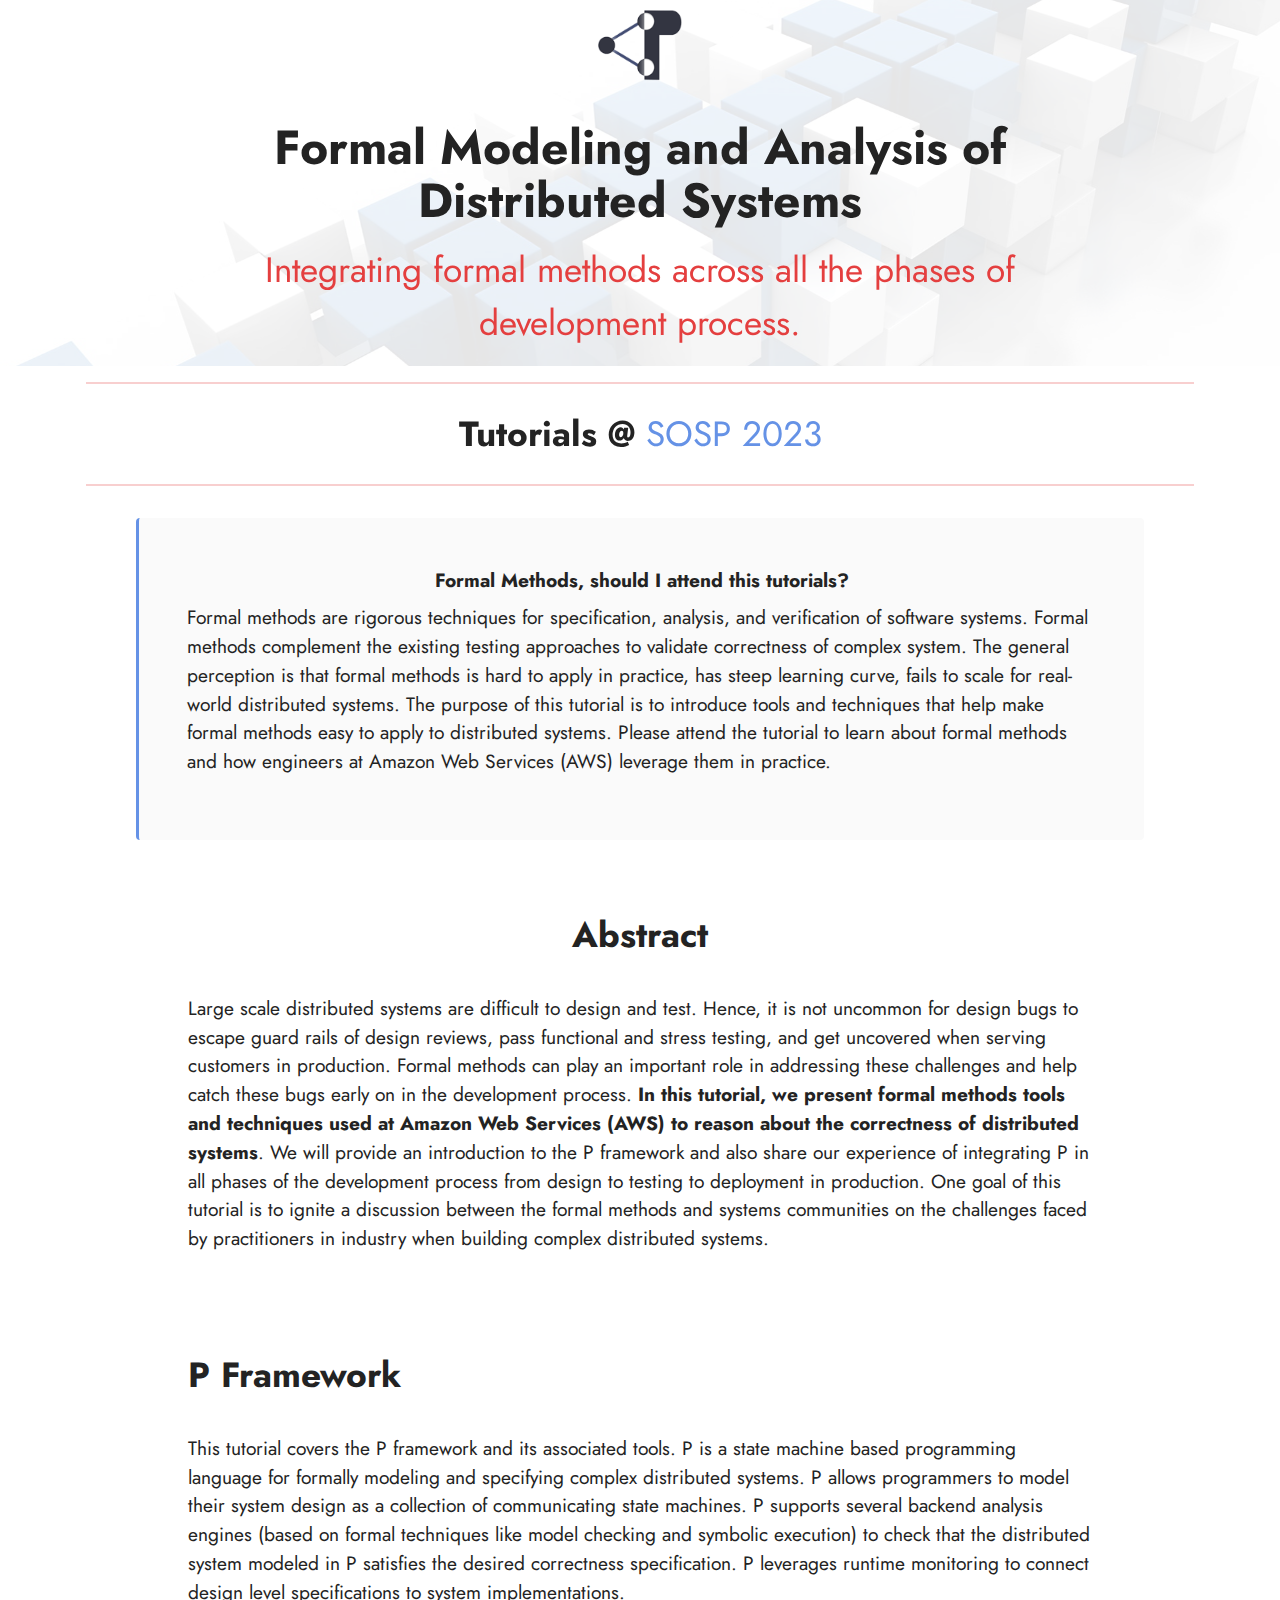
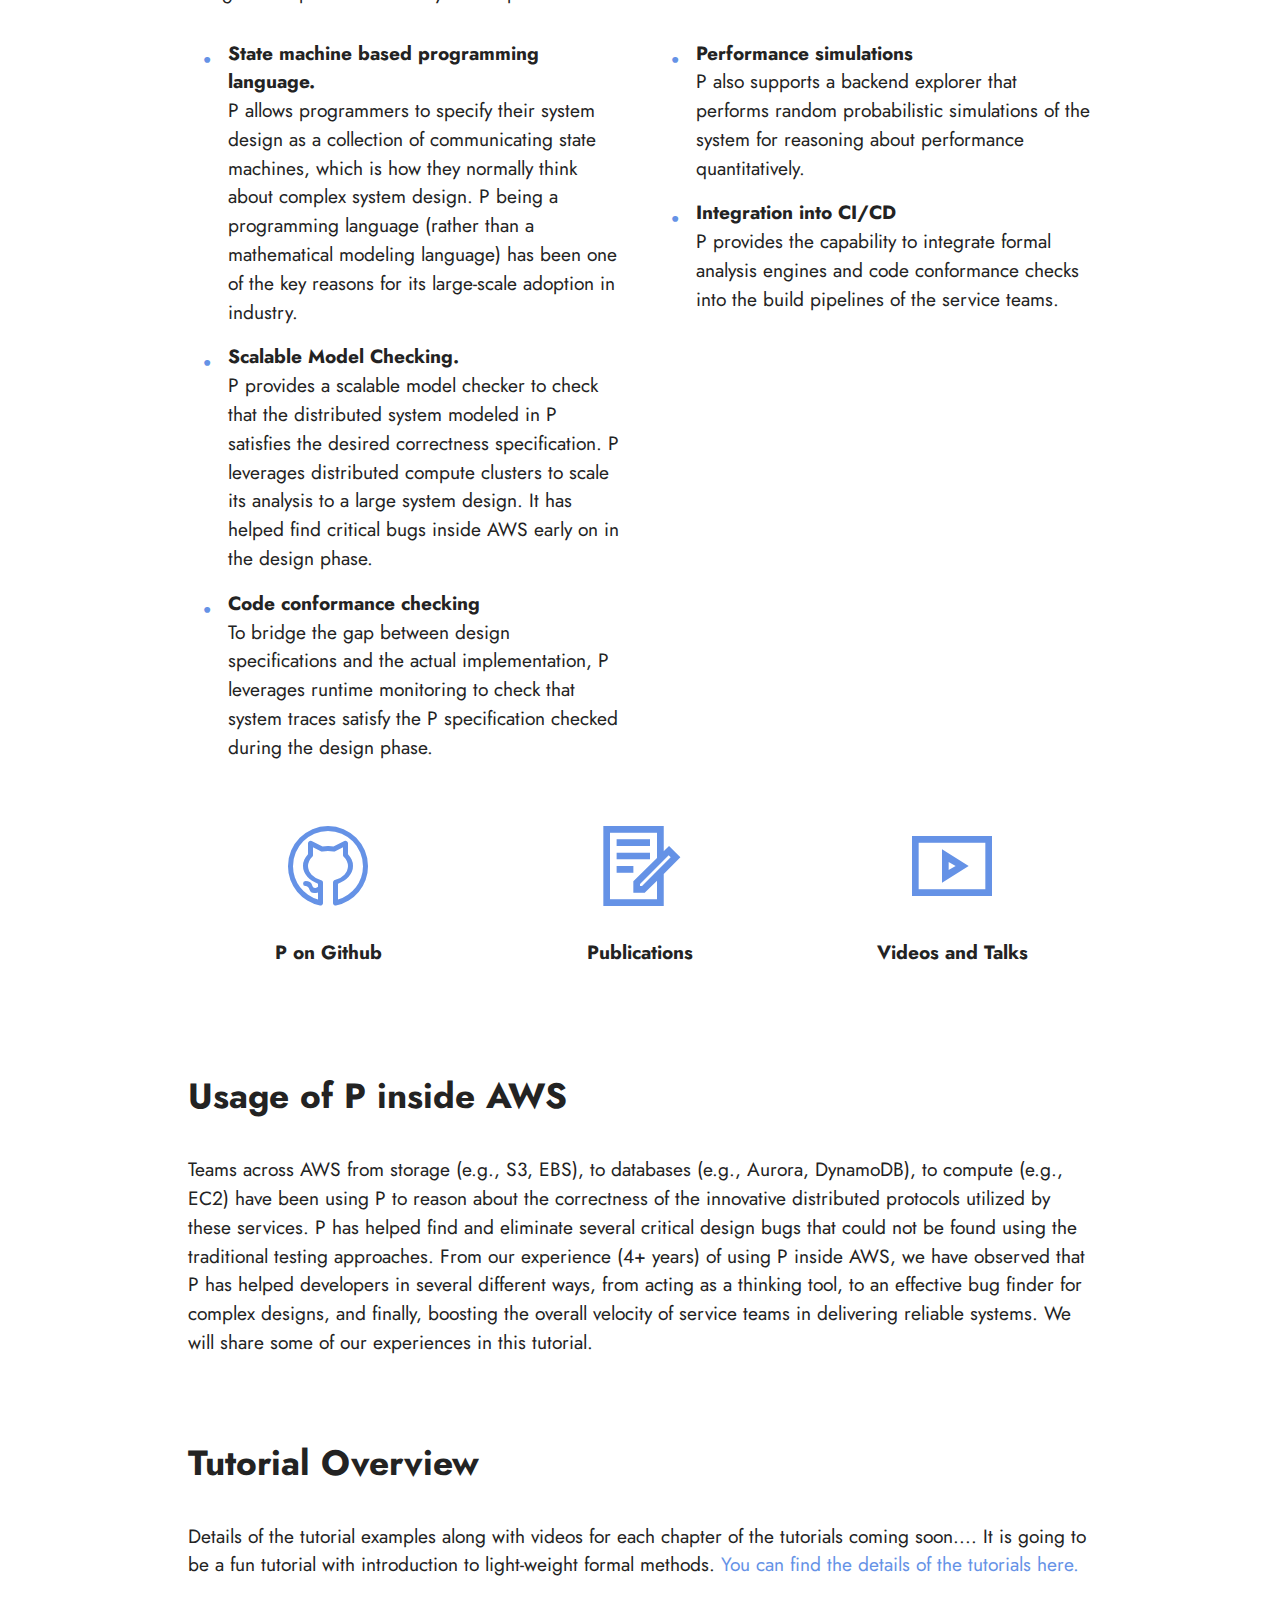
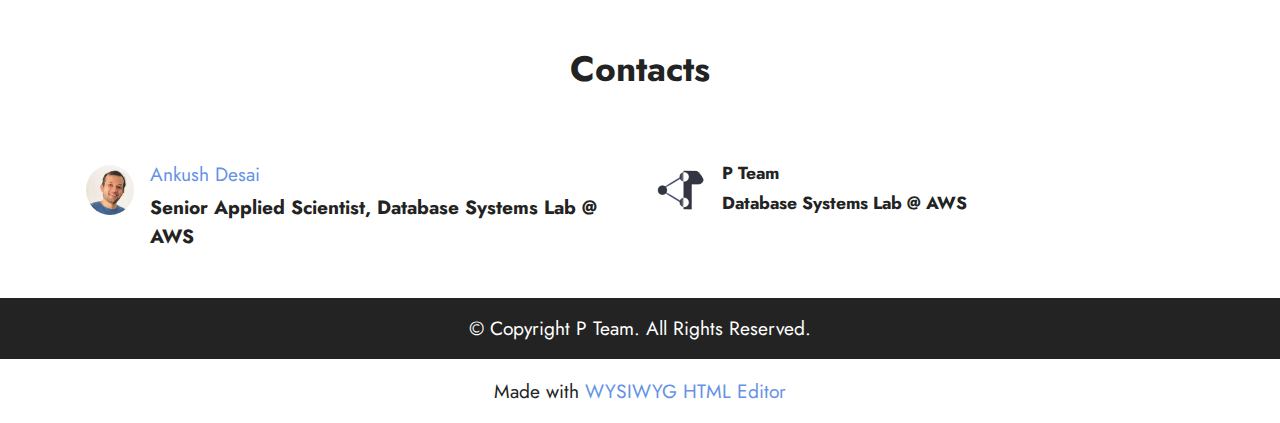
<file: index.html>
<!DOCTYPE html>
<html  >
<head>
  <!-- Site made with Mobirise Website Builder v5.8.4, https://mobirise.com -->
  <meta charset="UTF-8">
  <meta http-equiv="X-UA-Compatible" content="IE=edge">
  <meta name="generator" content="Mobirise v5.8.4, mobirise.com">
  <meta name="viewport" content="width=device-width, initial-scale=1, minimum-scale=1">
  <link rel="shortcut icon" href="assets/images/logo5.png" type="image/x-icon">
  <meta name="description" content="This is the webpage for P tutorials @ SOSP 2023.">
  
  
  <title>P Tutorials @ SOSP 23</title>
  <link rel="stylesheet" href="assets/web/assets/mobirise-icons2/mobirise2.css">
  <link rel="stylesheet" href="assets/web/assets/mobirise-icons-bold/mobirise-icons-bold.css">
  <link rel="stylesheet" href="assets/bootstrap/css/bootstrap.min.css">
  <link rel="stylesheet" href="assets/bootstrap/css/bootstrap-grid.min.css">
  <link rel="stylesheet" href="assets/bootstrap/css/bootstrap-reboot.min.css">
  <link rel="stylesheet" href="assets/parallax/jarallax.css">
  <link rel="stylesheet" href="assets/socicon/css/styles.css">
  <link rel="stylesheet" href="assets/theme/css/style.css">
  <link rel="preload" href="https://fonts.googleapis.com/css?family=Jost:100,200,300,400,500,600,700,800,900,100i,200i,300i,400i,500i,600i,700i,800i,900i&display=swap" as="style" onload="this.onload=null;this.rel='stylesheet'">
  <noscript><link rel="stylesheet" href="https://fonts.googleapis.com/css?family=Jost:100,200,300,400,500,600,700,800,900,100i,200i,300i,400i,500i,600i,700i,800i,900i&display=swap"></noscript>
  <link rel="preload" as="style" href="assets/mobirise/css/mbr-additional.css"><link rel="stylesheet" href="assets/mobirise/css/mbr-additional.css" type="text/css">

  
  
  
</head>
<body>
  
  <section data-bs-version="5.1" class="header9 cid-tBmJ1u46W2 mbr-parallax-background" id="header9-p">

    

    
    <div class="mbr-overlay" style="opacity: 0.9; background-color: rgb(255, 255, 255);"></div>

    <div class="text-center container-fluid">
        <div class="row justify-content-center">
            <div class="col-md-12 col-lg-9">
                <div class="image-wrap mb-4">
                    <img src="assets/images/icon-119x119.png" alt="Mobirise Website Builder">
                </div>
                <h1 class="mbr-section-title mbr-fonts-style mb-3 display-2"><strong>Formal Modeling and Analysis of Distributed Systems</strong></h1>
                <p class="mbr-text mbr-fonts-style display-5">Integrating formal methods across all the phases of development process.</p>
                
            </div>
        </div>
    </div>
</section>

<section data-bs-version="5.1" class="content6 cid-tBlF06gHn0" id="content6-n">
    
    <div class="container">
        <div class="row justify-content-center">
            <div class="col-md-12 col-lg-12">
                <hr class="line">
                <p class="mbr-text align-center mbr-fonts-style my-4 display-5"><strong>Tutorials @<em> <a href="https://sosp2023.mpi-sws.org/" class="text-primary" target="_blank">SOSP 2023</a></em></strong></p>
                <hr class="line">
            </div>
        </div>
    </div>
</section>

<section data-bs-version="5.1" class="content7 cid-tBnse48Ked" id="content7-v">
    
    <div class="container-fluid">
        <div class="row justify-content-center">
            <div class="col-12 col-md-10">
                <blockquote>
                <h5 class="mbr-section-title mbr-fonts-style mb-2 display-7"><strong>Formal Methods, should I attend this tutorials?</strong></h5>
                <p class="mbr-text mbr-fonts-style display-7">Formal methods are rigorous techniques for specification, analysis, and verification of software systems. Formal methods complement the existing testing approaches to validate correctness of complex system. The general perception is that formal methods is hard to apply in practice, has steep learning curve, fails to scale for real-world distributed systems. The purpose of this tutorial is to introduce tools and techniques that help make formal methods easy to apply to distributed systems. Please attend the tutorial to learn about formal methods and how engineers at Amazon Web Services (AWS) leverage them in practice.</p></blockquote>
            </div>
        </div>
    </div>
</section>

<section data-bs-version="5.1" class="content1 cid-s48vaXqeL6" id="content1-b">
    
    <div class="container-fluid">
        <div class="row justify-content-center">
            <div class="title col-12 col-md-9">
                <h3 class="mbr-section-title mbr-fonts-style align-center mb-4 display-5"><strong>Abstract</strong></h3>
                <h4 class="mbr-section-subtitle align-center mbr-fonts-style mb-4 display-7">Large scale distributed systems are difficult to design and test. Hence, it is not uncommon for design bugs to escape guard rails of design reviews, pass functional and stress testing, and get uncovered when serving customers in production. Formal methods can play an important role in addressing these challenges and help catch these bugs early on in the development process. <strong>In this tutorial, we present formal methods tools and techniques used at Amazon Web Services (AWS) to reason about the correctness of distributed systems</strong>. We will provide an introduction to the P framework and also share our experience of integrating P in all phases of the development process from design to testing to deployment in production. One goal of this tutorial is to ignite a discussion between the formal methods and systems communities on the challenges faced by practitioners in industry when building complex distributed systems.</h4>
                
            </div>
        </div>
    </div>
</section>

<section data-bs-version="5.1" class="content1 cid-s48vnjULo4" id="content1-c">
    
    <div class="container-fluid">
        <div class="row justify-content-center">
            <div class="title col-12 col-md-9">
                <h3 class="mbr-section-title mbr-fonts-style align-center mb-4 display-5"><strong>P Framework</strong></h3>
                <h4 class="mbr-section-subtitle align-center mbr-fonts-style mb-4 display-7">This tutorial covers the P framework and its associated tools.  P is a state machine based programming language for formally modeling and specifying complex distributed systems. P allows programmers to model their system design as a collection of communicating state machines. P supports several backend analysis engines (based on formal techniques like model checking and symbolic execution) to check that the distributed system modeled in P satisfies the desired correctness specification. P leverages runtime monitoring to connect design level specifications to system implementations.</h4>
                
            </div>
        </div>
    </div>
</section>

<section data-bs-version="5.1" class="content13 cid-tBncP8yJR3" id="content13-q">
    

    
    
    <div class="container-fluid">
        <div class="row justify-content-center">
            
        </div>
        <div class="row justify-content-center">
            <div class="col-md-12 col-lg-9">
                <div class="row justify-content-center">
                    <div class="col-12 col-lg-6">
                        <ul class="list mbr-fonts-style display-7">
                            <li><strong>State machine based programming language.</strong><br>P allows programmers to specify their system design as a collection of communicating state machines, which is how they normally think about complex system design. P being a programming language (rather than a mathematical modeling language) has been one of the key reasons for its large-scale adoption in industry.</li>
                            <li><strong>Scalable Model Checking.</strong><br>P provides a scalable model checker to check that the distributed system modeled in P satisfies the desired correctness specification. P leverages distributed compute clusters to scale its analysis to a large system design. It has helped find critical bugs inside AWS early on in the design phase.</li>
                            <li><strong>Code conformance checking</strong><br>To bridge the gap between design specifications and the actual implementation, P leverages runtime monitoring to check that system traces satisfy the P specification checked during the design phase.</li>
                        </ul>
                    </div>
                    <div class="col-12 col-lg-6">
                        <ul class="list mbr-fonts-style display-7">
                            <li><strong>Performance simulations</strong><br>P also supports a backend explorer that performs random probabilistic simulations of the system for reasoning about performance quantitatively.&nbsp;</li>
                            <li><strong>Integration into CI/CD<br></strong>P provides the capability to integrate formal analysis engines and code conformance checks into the build pipelines of the service teams.</li>
                        </ul>
                    </div>
                </div>
            </div>
        </div>
    </div>
</section>

<section data-bs-version="5.1" class="features1 cid-tBngSDVk0p" id="features1-r">
    

    
    
    <div class="container-fluid">
        <div class="row">
            
        </div>
        <div class="row">
            <div class="card col-12 col-md-6 col-lg-3">
                <div class="card-wrapper">
                    <div class="card-box align-center">
                        <div class="iconfont-wrapper">
                            <a href="https://p-org.github.io/P/" target="_blank"><span class="mbr-iconfont mbrib-github"></span></a>
                        </div>
                        <h5 class="card-title mbr-fonts-style display-7"><strong>P on Github</strong></h5>
                        
                    </div>
                </div>
            </div>
            <div class="card col-12 col-md-6 col-lg-3">
                <div class="card-wrapper">
                    <div class="card-box align-center">
                        <div class="iconfont-wrapper">
                            <a href="https://p-org.github.io/P/publications/" target="_blank"><span class="mbr-iconfont mobi-mbri-contact-form mobi-mbri"></span></a>
                        </div>
                        <h5 class="card-title mbr-fonts-style display-7"><strong>Publications</strong></h5>
                        
                    </div>
                </div>
            </div>
            <div class="card col-12 col-md-6 col-lg-3">
                <div class="card-wrapper">
                    <div class="card-box align-center">
                        <div class="iconfont-wrapper">
                            <a href="https://www.youtube.com/watch?v=5YjsSDDWFDY" target="_blank"><span class="mbr-iconfont mobi-mbri-video-play mobi-mbri"></span></a>
                        </div>
                        <h5 class="card-title mbr-fonts-style display-7"><strong>Videos and Talks</strong></h5>
                        
                    </div>
                </div>
            </div>
            
        </div>
    </div>
</section>

<section data-bs-version="5.1" class="content1 cid-s48vrXhP0J" id="content1-d">
    
    <div class="container-fluid">
        <div class="row justify-content-center">
            <div class="title col-12 col-md-9">
                <h3 class="mbr-section-title mbr-fonts-style align-center mb-4 display-5"><strong>Usage of P inside AWS</strong></h3>
                <h4 class="mbr-section-subtitle align-center mbr-fonts-style mb-4 display-7">Teams across AWS from storage (e.g., S3, EBS), to databases (e.g., Aurora, DynamoDB), to compute (e.g., EC2) have been using P to reason about the correctness of the innovative distributed protocols utilized by these services. P has helped find and eliminate several critical design bugs that could not be found using the traditional testing approaches. From our experience (4+ years) of using P inside AWS, we have observed that P has helped developers in several different ways, from acting as a thinking tool, to an effective bug finder for complex designs, and finally, boosting the overall velocity of service teams in delivering reliable systems. We will share some of our experiences in this tutorial.</h4>
                
            </div>
        </div>
    </div>
</section>

<section data-bs-version="5.1" class="content5 cid-tBnkiG8QbI" id="content5-s">
    
    <div class="container-fluid">
        <div class="row justify-content-center">
            <div class="col-md-12 col-lg-9">
                <h3 class="mbr-section-title mbr-fonts-style mb-4 display-5">
                    <strong>Tutorial Overview</strong></h3>
                
                <p class="mbr-text mbr-fonts-style display-7">
                    Details of the tutorial examples along with videos for each chapter of the tutorials coming soon.... It is going to be a fun tutorial with introduction to light-weight formal methods. <a href="assets/files/SOSP_Tutorials.pdf" class="text-primary">You can find the details of the tutorials here.</a><a href="assets/files/Formal-ModelingandAnalysisofDistributedSystems.pdf" class="text-primary"><br></a></p>
            </div>
        </div>
    </div>
</section>

<section data-bs-version="5.1" class="testimonials2 cid-tBnohEGYov" id="testimonials2-u">
    
    
    
    
    <div class="container">
        <h3 class="mbr-section-title mbr-fonts-style align-center mb-4 display-5">
            <strong>Contacts</strong></h3>
        <div class="row justify-content-center">
            <div class="card col-12 col-md-6">
                <p class="mbr-text mbr-fonts-style mb-4 display-7"></p>
                <div class="d-flex mb-md-0 mb-4">
                    <div class="image-wrapper">
                        <img src="assets/images/profile-100x88.jpg" alt="Mobirise Website Builder">
                    </div>
                    <div class="text-wrapper">
                        <p class="name mbr-fonts-style mb-1 display-7"><strong><a href="https://ankushdesai.github.io/" class="text-primary">Ankush Desai</a></strong></p>
                        <p class="position mbr-fonts-style display-7">
                            <strong>Senior Applied Scientist, Database Systems Lab @ AWS</strong><br></p>
                    </div>
                </div>
            </div>
            <div class="card col-12 col-md-6">
                <p class="mbr-text mbr-fonts-style mb-4 display-7"></p>
                <div class="d-flex mb-md-0 mb-4">
                    <div class="image-wrapper">
                        <img src="assets/images/icon-100x100.png" alt="Mobirise Website Builder">
                    </div>
                    <div class="text-wrapper">
                        <p class="name mbr-fonts-style mb-1 display-4"><strong>P Team</strong></p>
                        <p class="position mbr-fonts-style display-4"><strong>Database Systems Lab @ AWS</strong></p>
                    </div>
                </div>
            </div>
        </div>
    </div>
</section>

<section data-bs-version="5.1" class="footer3 cid-s48P1Icc8J" once="footers" id="footer3-i">

    

    

    <div class="container">
        <div class="media-container-row align-center mbr-white">
            
            
            <div class="row row-copirayt">
                <p class="mbr-text mb-0 mbr-fonts-style mbr-white align-center display-7">
                    © Copyright P Team. All Rights Reserved.
                </p>
            </div>
        </div>
    </div>
</section><section class="display-7" style="padding: 0;align-items: center;justify-content: center;flex-wrap: wrap;    align-content: center;display: flex;position: relative;height: 4rem;"><a href="https://mobiri.se/2995687" style="flex: 1 1;height: 4rem;position: absolute;width: 100%;z-index: 1;"><img alt="" style="height: 4rem;" src="[data-uri]"></a><p style="margin: 0;text-align: center;" class="display-7">Made with &#8204;</p><a style="z-index:1" href="https://mobirise.com/html-editor.html">WYSIWYG HTML Editor</a></section><script src="assets/bootstrap/js/bootstrap.bundle.min.js"></script>  <script src="assets/parallax/jarallax.js"></script>  <script src="assets/smoothscroll/smooth-scroll.js"></script>  <script src="assets/ytplayer/index.js"></script>  <script src="assets/theme/js/script.js"></script>  
  
  
</body>
</html>
</file>
<file: assets/web/assets/mobirise-icons2/mobirise2.css>
@font-face {
  font-family: 'Moririse2';
  font-display: swap;
  src:  url('mobirise2.eot?f2bix4');
  src:  url('mobirise2.eot?f2bix4#iefix') format('embedded-opentype'),
    url('mobirise2.ttf?f2bix4') format('truetype'),
    url('mobirise2.woff?f2bix4') format('woff'),
    url('mobirise2.svg?f2bix4#mobirise2') format('svg');
  font-weight: normal;
  font-style: normal;
}

[class^="mobi-"], [class*=" mobi-"] {
  /* use !important to prevent issues with browser extensions that change fonts */
  font-family: 'Moririse2' !important;
  speak: none;
  font-style: normal;
  font-weight: normal;
  font-variant: normal;
  text-transform: none;
  line-height: 1;

  /* Better Font Rendering =========== */
  -webkit-font-smoothing: antialiased;
  -moz-osx-font-smoothing: grayscale;
}

.mobi-mbri-add-submenu:before {
  content: "\e900";
}
.mobi-mbri-alert:before {
  content: "\e901";
}
.mobi-mbri-align-center:before {
  content: "\e902";
}
.mobi-mbri-align-justify:before {
  content: "\e903";
}
.mobi-mbri-align-left:before {
  content: "\e904";
}
.mobi-mbri-align-right:before {
  content: "\e905";
}
.mobi-mbri-android:before {
  content: "\e906";
}
.mobi-mbri-apple:before {
  content: "\e907";
}
.mobi-mbri-arrow-down:before {
  content: "\e908";
}
.mobi-mbri-arrow-next:before {
  content: "\e909";
}
.mobi-mbri-arrow-prev:before {
  content: "\e90a";
}
.mobi-mbri-arrow-up:before {
  content: "\e90b";
}
.mobi-mbri-bold:before {
  content: "\e90c";
}
.mobi-mbri-bookmark:before {
  content: "\e90d";
}
.mobi-mbri-bootstrap:before {
  content: "\e90e";
}
.mobi-mbri-briefcase:before {
  content: "\e90f";
}
.mobi-mbri-browse:before {
  content: "\e910";
}
.mobi-mbri-bulleted-list:before {
  content: "\e911";
}
.mobi-mbri-calendar:before {
  content: "\e912";
}
.mobi-mbri-camera:before {
  content: "\e913";
}
.mobi-mbri-cart-add:before {
  content: "\e914";
}
.mobi-mbri-cart-full:before {
  content: "\e915";
}
.mobi-mbri-cash:before {
  content: "\e916";
}
.mobi-mbri-change-style:before {
  content: "\e917";
}
.mobi-mbri-chat:before {
  content: "\e918";
}
.mobi-mbri-clock:before {
  content: "\e919";
}
.mobi-mbri-close:before {
  content: "\e91a";
}
.mobi-mbri-cloud:before {
  content: "\e91b";
}
.mobi-mbri-code:before {
  content: "\e91c";
}
.mobi-mbri-contact-form:before {
  content: "\e91d";
}
.mobi-mbri-credit-card:before {
  content: "\e91e";
}
.mobi-mbri-cursor-click:before {
  content: "\e91f";
}
.mobi-mbri-cust-feedback:before {
  content: "\e920";
}
.mobi-mbri-database:before {
  content: "\e921";
}
.mobi-mbri-delivery:before {
  content: "\e922";
}
.mobi-mbri-desktop:before {
  content: "\e923";
}
.mobi-mbri-devices:before {
  content: "\e924";
}
.mobi-mbri-down:before {
  content: "\e925";
}
.mobi-mbri-download-2:before {
  content: "\e926";
}
.mobi-mbri-download:before {
  content: "\e927";
}
.mobi-mbri-drag-n-drop-2:before {
  content: "\e928";
}
.mobi-mbri-drag-n-drop:before {
  content: "\e929";
}
.mobi-mbri-edit-2:before {
  content: "\e92a";
}
.mobi-mbri-edit:before {
  content: "\e92b";
}
.mobi-mbri-error:before {
  content: "\e92c";
}
.mobi-mbri-extension:before {
  content: "\e92d";
}
.mobi-mbri-features:before {
  content: "\e92e";
}
.mobi-mbri-file:before {
  content: "\e92f";
}
.mobi-mbri-flag:before {
  content: "\e930";
}
.mobi-mbri-folder:before {
  content: "\e931";
}
.mobi-mbri-gift:before {
  content: "\e932";
}
.mobi-mbri-github:before {
  content: "\e933";
}
.mobi-mbri-globe-2:before {
  content: "\e934";
}
.mobi-mbri-globe:before {
  content: "\e935";
}
.mobi-mbri-growing-chart:before {
  content: "\e936";
}
.mobi-mbri-hearth:before {
  content: "\e937";
}
.mobi-mbri-help:before {
  content: "\e938";
}
.mobi-mbri-home:before {
  content: "\e939";
}
.mobi-mbri-hot-cup:before {
  content: "\e93a";
}
.mobi-mbri-idea:before {
  content: "\e93b";
}
.mobi-mbri-image-gallery:before {
  content: "\e93c";
}
.mobi-mbri-image-slider:before {
  content: "\e93d";
}
.mobi-mbri-info:before {
  content: "\e93e";
}
.mobi-mbri-italic:before {
  content: "\e93f";
}
.mobi-mbri-key:before {
  content: "\e940";
}
.mobi-mbri-laptop:before {
  content: "\e941";
}
.mobi-mbri-layers:before {
  content: "\e942";
}
.mobi-mbri-left-right:before {
  content: "\e943";
}
.mobi-mbri-left:before {
  content: "\e944";
}
.mobi-mbri-letter:before {
  content: "\e945";
}
.mobi-mbri-like:before {
  content: "\e946";
}
.mobi-mbri-link:before {
  content: "\e947";
}
.mobi-mbri-lock:before {
  content: "\e948";
}
.mobi-mbri-login:before {
  content: "\e949";
}
.mobi-mbri-logout:before {
  content: "\e94a";
}
.mobi-mbri-magic-stick:before {
  content: "\e94b";
}
.mobi-mbri-map-pin:before {
  content: "\e94c";
}
.mobi-mbri-menu:before {
  content: "\e94d";
}
.mobi-mbri-mobile-2:before {
  content: "\e94e";
}
.mobi-mbri-mobile-horizontal:before {
  content: "\e94f";
}
.mobi-mbri-mobile:before {
  content: "\e950";
}
.mobi-mbri-mobirise:before {
  content: "\e951";
}
.mobi-mbri-more-horizontal:before {
  content: "\e952";
}
.mobi-mbri-more-vertical:before {
  content: "\e953";
}
.mobi-mbri-music:before {
  content: "\e954";
}
.mobi-mbri-new-file:before {
  content: "\e955";
}
.mobi-mbri-numbered-list:before {
  content: "\e956";
}
.mobi-mbri-opened-folder:before {
  content: "\e957";
}
.mobi-mbri-pages:before {
  content: "\e958";
}
.mobi-mbri-paper-plane:before {
  content: "\e959";
}
.mobi-mbri-paperclip:before {
  content: "\e95a";
}
.mobi-mbri-phone:before {
  content: "\e95b";
}
.mobi-mbri-photo:before {
  content: "\e95c";
}
.mobi-mbri-photos:before {
  content: "\e95d";
}
.mobi-mbri-pin:before {
  content: "\e95e";
}
.mobi-mbri-play:before {
  content: "\e95f";
}
.mobi-mbri-plus:before {
  content: "\e960";
}
.mobi-mbri-preview:before {
  content: "\e961";
}
.mobi-mbri-print:before {
  content: "\e962";
}
.mobi-mbri-protect:before {
  content: "\e963";
}
.mobi-mbri-question:before {
  content: "\e964";
}
.mobi-mbri-quote-left:before {
  content: "\e965";
}
.mobi-mbri-quote-right:before {
  content: "\e966";
}
.mobi-mbri-redo:before {
  content: "\e967";
}
.mobi-mbri-refresh:before {
  content: "\e968";
}
.mobi-mbri-responsive-2:before {
  content: "\e969";
}
.mobi-mbri-responsive:before {
  content: "\e96a";
}
.mobi-mbri-right:before {
  content: "\e96b";
}
.mobi-mbri-rocket:before {
  content: "\e96c";
}
.mobi-mbri-sad-face:before {
  content: "\e96d";
}
.mobi-mbri-sale:before {
  content: "\e96e";
}
.mobi-mbri-save:before {
  content: "\e96f";
}
.mobi-mbri-search:before {
  content: "\e970";
}
.mobi-mbri-setting-2:before {
  content: "\e971";
}
.mobi-mbri-setting-3:before {
  content: "\e972";
}
.mobi-mbri-setting:before {
  content: "\e973";
}
.mobi-mbri-share:before {
  content: "\e974";
}
.mobi-mbri-shopping-bag:before {
  content: "\e975";
}
.mobi-mbri-shopping-basket:before {
  content: "\e976";
}
.mobi-mbri-shopping-cart:before {
  content: "\e977";
}
.mobi-mbri-sites:before {
  content: "\e978";
}
.mobi-mbri-smile-face:before {
  content: "\e979";
}
.mobi-mbri-speed:before {
  content: "\e97a";
}
.mobi-mbri-star:before {
  content: "\e97b";
}
.mobi-mbri-success:before {
  content: "\e97c";
}
.mobi-mbri-sun:before {
  content: "\e97d";
}
.mobi-mbri-sun2:before {
  content: "\e97e";
}
.mobi-mbri-tablet-vertical:before {
  content: "\e97f";
}
.mobi-mbri-tablet:before {
  content: "\e980";
}
.mobi-mbri-target:before {
  content: "\e981";
}
.mobi-mbri-timer:before {
  content: "\e982";
}
.mobi-mbri-to-ftp:before {
  content: "\e983";
}
.mobi-mbri-to-local-drive:before {
  content: "\e984";
}
.mobi-mbri-touch-swipe:before {
  content: "\e985";
}
.mobi-mbri-touch:before {
  content: "\e986";
}
.mobi-mbri-trash:before {
  content: "\e987";
}
.mobi-mbri-underline:before {
  content: "\e988";
}
.mobi-mbri-undo:before {
  content: "\e989";
}
.mobi-mbri-unlink:before {
  content: "\e98a";
}
.mobi-mbri-unlock:before {
  content: "\e98b";
}
.mobi-mbri-up-down:before {
  content: "\e98c";
}
.mobi-mbri-up:before {
  content: "\e98d";
}
.mobi-mbri-update:before {
  content: "\e98e";
}
.mobi-mbri-upload-2:before {
  content: "\e98f";
}
.mobi-mbri-upload:before {
  content: "\e990";
}
.mobi-mbri-user-2:before {
  content: "\e991";
}
.mobi-mbri-user:before {
  content: "\e992";
}
.mobi-mbri-users:before {
  content: "\e993";
}
.mobi-mbri-video-play:before {
  content: "\e994";
}
.mobi-mbri-video:before {
  content: "\e995";
}
.mobi-mbri-watch:before {
  content: "\e996";
}
.mobi-mbri-website-theme-2:before {
  content: "\e997";
}
.mobi-mbri-website-theme:before {
  content: "\e998";
}
.mobi-mbri-wifi:before {
  content: "\e999";
}
.mobi-mbri-windows:before {
  content: "\e99a";
}
.mobi-mbri-zoom-in:before {
  content: "\e99b";
}
.mobi-mbri-zoom-out:before {
  content: "\e99c";
}
</file>
<file: assets/web/assets/mobirise-icons-bold/mobirise-icons-bold.css>
@font-face {
  font-family: 'mobirise-icons-bold';
  font-display: swap;
  src:  url('mobirise-icons-bold.eot?m1l4yr');
  src:  url('mobirise-icons-bold.eot?m1l4yr#iefix') format('embedded-opentype'),
    url('mobirise-icons-bold.ttf?m1l4yr') format('truetype'),
    url('mobirise-icons-bold.woff?m1l4yr') format('woff'),
    url('mobirise-icons-bold.svg?m1l4yr#mobirise-icons-bold') format('svg');
  font-weight: normal;
  font-style: normal;
}

[class^="mbrib-"], [class*="mbrib-"] {
  /* use !important to prevent issues with browser extensions that change fonts */
  font-family: 'mobirise-icons-bold' !important;
  speak: none;
  font-style: normal;
  font-weight: normal;
  font-variant: normal;
  text-transform: none;
  line-height: 1;

  /* Better Font Rendering =========== */
  -webkit-font-smoothing: antialiased;
  -moz-osx-font-smoothing: grayscale;
}

.mbrib-add-submenu:before {
  content: "\e900";
}
.mbrib-alert:before {
  content: "\e901";
}
.mbrib-align-center:before {
  content: "\e902";
}
.mbrib-align-justify:before {
  content: "\e903";
}
.mbrib-align-left:before {
  content: "\e904";
}
.mbrib-align-right:before {
  content: "\e905";
}
.mbrib-android:before {
  content: "\e906";
}
.mbrib-apple:before {
  content: "\e907";
}
.mbrib-arrow-down:before {
  content: "\e908";
}
.mbrib-arrow-next:before {
  content: "\e909";
}
.mbrib-arrow-prev:before {
  content: "\e90a";
}
.mbrib-arrow-up:before {
  content: "\e90b";
}
.mbrib-bold:before {
  content: "\e90c";
}
.mbrib-bookmark:before {
  content: "\e90d";
}
.mbrib-bootstrap:before {
  content: "\e90e";
}
.mbrib-briefcase:before {
  content: "\e90f";
}
.mbrib-browse:before {
  content: "\e910";
}
.mbrib-bulleted-list:before {
  content: "\e911";
}
.mbrib-calendar:before {
  content: "\e912";
}
.mbrib-camera:before {
  content: "\e913";
}
.mbrib-cart-add:before {
  content: "\e914";
}
.mbrib-cart-full:before {
  content: "\e915";
}
.mbrib-cash:before {
  content: "\e916";
}
.mbrib-change-style:before {
  content: "\e917";
}
.mbrib-chat:before {
  content: "\e918";
}
.mbrib-clock:before {
  content: "\e919";
}
.mbrib-close:before {
  content: "\e91a";
}
.mbrib-cloud:before {
  content: "\e91b";
}
.mbrib-code:before {
  content: "\e91c";
}
.mbrib-contact-form:before {
  content: "\e91d";
}
.mbrib-credit-card:before {
  content: "\e91e";
}
.mbrib-cursor-click:before {
  content: "\e91f";
}
.mbrib-cust-feedback:before {
  content: "\e920";
}
.mbrib-database:before {
  content: "\e921";
}
.mbrib-delivery:before {
  content: "\e922";
}
.mbrib-desktop:before {
  content: "\e923";
}
.mbrib-devices:before {
  content: "\e924";
}
.mbrib-down:before {
  content: "\e925";
}
.mbrib-download:before {
  content: "\e926";
}
.mbrib-drag-n-drop:before {
  content: "\e927";
}
.mbrib-drag-n-drop2:before {
  content: "\e928";
}
.mbrib-edit:before {
  content: "\e929";
}
.mbrib-edit2:before {
  content: "\e92a";
}
.mbrib-error:before {
  content: "\e92b";
}
.mbrib-extension:before {
  content: "\e92c";
}
.mbrib-features:before {
  content: "\e92d";
}
.mbrib-file:before {
  content: "\e92e";
}
.mbrib-flag:before {
  content: "\e92f";
}
.mbrib-folder:before {
  content: "\e930";
}
.mbrib-gift:before {
  content: "\e931";
}
.mbrib-github:before {
  content: "\e932";
}
.mbrib-globe-2:before {
  content: "\e933";
}
.mbrib-globe:before {
  content: "\e934";
}
.mbrib-growing-chart:before {
  content: "\e935";
}
.mbrib-hearth:before {
  content: "\e936";
}
.mbrib-help:before {
  content: "\e937";
}
.mbrib-home:before {
  content: "\e938";
}
.mbrib-hot-cup:before {
  content: "\e939";
}
.mbrib-idea:before {
  content: "\e93a";
}
.mbrib-image-gallery:before {
  content: "\e93b";
}
.mbrib-image-slider:before {
  content: "\e93c";
}
.mbrib-info:before {
  content: "\e93d";
}
.mbrib-italic:before {
  content: "\e93e";
}
.mbrib-key:before {
  content: "\e93f";
}
.mbrib-laptop:before {
  content: "\e940";
}
.mbrib-layers:before {
  content: "\e941";
}
.mbrib-left-right:before {
  content: "\e942";
}
.mbrib-left:before {
  content: "\e943";
}
.mbrib-letter:before {
  content: "\e944";
}
.mbrib-like:before {
  content: "\e945";
}
.mbrib-link:before {
  content: "\e946";
}
.mbrib-lock:before {
  content: "\e947";
}
.mbrib-login:before {
  content: "\e948";
}
.mbrib-logout:before {
  content: "\e949";
}
.mbrib-magic-stick:before {
  content: "\e94a";
}
.mbrib-map-pin:before {
  content: "\e94b";
}
.mbrib-menu:before {
  content: "\e94c";
}
.mbrib-mobile:before {
  content: "\e94d";
}
.mbrib-mobile2:before {
  content: "\e94e";
}
.mbrib-mobirise:before {
  content: "\e94f";
}
.mbrib-more-horizontal:before {
  content: "\e950";
}
.mbrib-more-vertical:before {
  content: "\e951";
}
.mbrib-music:before {
  content: "\e952";
}
.mbrib-new-file:before {
  content: "\e953";
}
.mbrib-numbered-list:before {
  content: "\e954";
}
.mbrib-opened-folder:before {
  content: "\e955";
}
.mbrib-pages:before {
  content: "\e956";
}
.mbrib-paper-plane:before {
  content: "\e957";
}
.mbrib-paperclip:before {
  content: "\e958";
}
.mbrib-photo:before {
  content: "\e959";
}
.mbrib-photos:before {
  content: "\e95a";
}
.mbrib-pin:before {
  content: "\e95b";
}
.mbrib-play:before {
  content: "\e95c";
}
.mbrib-plus:before {
  content: "\e95d";
}
.mbrib-preview:before {
  content: "\e95e";
}
.mbrib-print:before {
  content: "\e95f";
}
.mbrib-protect:before {
  content: "\e960";
}
.mbrib-question:before {
  content: "\e961";
}
.mbrib-quote-left:before {
  content: "\e962";
}
.mbrib-quote-right:before {
  content: "\e963";
}
.mbrib-redo:before {
  content: "\e964";
}
.mbrib-refresh:before {
  content: "\e965";
}
.mbrib-responsive:before {
  content: "\e966";
}
.mbrib-right:before {
  content: "\e967";
}
.mbrib-rocket:before {
  content: "\e968";
}
.mbrib-sad-face:before {
  content: "\e969";
}
.mbrib-sale:before {
  content: "\e96a";
}
.mbrib-save:before {
  content: "\e96b";
}
.mbrib-search:before {
  content: "\e96c";
}
.mbrib-setting:before {
  content: "\e96d";
}
.mbrib-setting2:before {
  content: "\e96e";
}
.mbrib-setting3:before {
  content: "\e96f";
}
.mbrib-share:before {
  content: "\e970";
}
.mbrib-shopping-bag:before {
  content: "\e971";
}
.mbrib-shopping-basket:before {
  content: "\e972";
}
.mbrib-shopping-cart:before {
  content: "\e973";
}
.mbrib-sites:before {
  content: "\e974";
}
.mbrib-smile-face:before {
  content: "\e975";
}
.mbrib-speed:before {
  content: "\e976";
}
.mbrib-star:before {
  content: "\e977";
}
.mbrib-success:before {
  content: "\e978";
}
.mbrib-sun:before {
  content: "\e979";
}
.mbrib-sun2:before {
  content: "\e97a";
}
.mbrib-tablet-vertical:before {
  content: "\e97b";
}
.mbrib-tablet:before {
  content: "\e97c";
}
.mbrib-target:before {
  content: "\e97d";
}
.mbrib-timer:before {
  content: "\e97e";
}
.mbrib-to-ftp:before {
  content: "\e97f";
}
.mbrib-to-local-drive:before {
  content: "\e980";
}
.mbrib-touch-swipe:before {
  content: "\e981";
}
.mbrib-touch:before {
  content: "\e982";
}
.mbrib-trash:before {
  content: "\e983";
}
.mbrib-underline:before {
  content: "\e984";
}
.mbrib-undo:before {
  content: "\e985";
}
.mbrib-unlink:before {
  content: "\e986";
}
.mbrib-unlock:before {
  content: "\e987";
}
.mbrib-up-down:before {
  content: "\e988";
}
.mbrib-up:before {
  content: "\e989";
}
.mbrib-update:before {
  content: "\e98a";
}
.mbrib-upload:before {
  content: "\e98b";
}
.mbrib-user:before {
  content: "\e98c";
}
.mbrib-user2:before {
  content: "\e98d";
}
.mbrib-users:before {
  content: "\e98e";
}
.mbrib-video-play:before {
  content: "\e98f";
}
.mbrib-video:before {
  content: "\e990";
}
.mbrib-watch:before {
  content: "\e991";
}
.mbrib-website-theme:before {
  content: "\e992";
}
.mbrib-wifi:before {
  content: "\e993";
}
.mbrib-windows:before {
  content: "\e994";
}
.mbrib-zoom-out:before {
  content: "\e995";
}
</file>
<file: assets/parallax/jarallax.css>
.jarallax {
    position: relative;
    z-index: 0;
}
.jarallax > .jarallax-img {
    position: absolute;
    object-fit: cover;
    /* support for plugin https://github.com/bfred-it/object-fit-images */
    font-family: 'object-fit: cover;';
    top: 0;
    left: 0;
    width: 100%;
    height: 100%;
    z-index: -1;
}
</file>
<file: assets/socicon/css/styles.css>
@charset "UTF-8";

@font-face {
  font-family: 'Socicon';
  src:  url('../fonts/socicon.eot');
  src:  url('../fonts/socicon.eot?#iefix') format('embedded-opentype'),
    url('../fonts/socicon.woff2') format('woff2'),
    url('../fonts/socicon.ttf') format('truetype'),
    url('../fonts/socicon.woff') format('woff'),
    url('../fonts/socicon.svg#socicon') format('svg');
  font-weight: normal;
  font-style: normal;
  font-display: swap;
}

[data-icon]:before {
  font-family: "socicon" !important;
  content: attr(data-icon);
  font-style: normal !important;
  font-weight: normal !important;
  font-variant: normal !important;
  text-transform: none !important;
  speak: none;
  line-height: 1;
  -webkit-font-smoothing: antialiased;
  -moz-osx-font-smoothing: grayscale;
}

[class^="socicon-"], [class*=" socicon-"] {
  /* use !important to prevent issues with browser extensions that change fonts */
  font-family: 'Socicon' !important;
  speak: none;
  font-style: normal;
  font-weight: normal;
  font-variant: normal;
  text-transform: none;
  line-height: 1;

  /* Better Font Rendering =========== */
  -webkit-font-smoothing: antialiased;
  -moz-osx-font-smoothing: grayscale;
}

.socicon-eitaa:before {
  content: "\e97c";
}
.socicon-soroush:before {
  content: "\e97d";
}
.socicon-bale:before {
  content: "\e97e";
}
.socicon-zazzle:before {
  content: "\e97b";
}
.socicon-society6:before {
  content: "\e97a";
}
.socicon-redbubble:before {
  content: "\e979";
}
.socicon-avvo:before {
  content: "\e978";
}
.socicon-stitcher:before {
  content: "\e977";
}
.socicon-googlehangouts:before {
  content: "\e974";
}
.socicon-dlive:before {
  content: "\e975";
}
.socicon-vsco:before {
  content: "\e976";
}
.socicon-flipboard:before {
  content: "\e973";
}
.socicon-ubuntu:before {
  content: "\e958";
}
.socicon-artstation:before {
  content: "\e959";
}
.socicon-invision:before {
  content: "\e95a";
}
.socicon-torial:before {
  content: "\e95b";
}
.socicon-collectorz:before {
  content: "\e95c";
}
.socicon-seenthis:before {
  content: "\e95d";
}
.socicon-googleplaymusic:before {
  content: "\e95e";
}
.socicon-debian:before {
  content: "\e95f";
}
.socicon-filmfreeway:before {
  content: "\e960";
}
.socicon-gnome:before {
  content: "\e961";
}
.socicon-itchio:before {
  content: "\e962";
}
.socicon-jamendo:before {
  content: "\e963";
}
.socicon-mix:before {
  content: "\e964";
}
.socicon-sharepoint:before {
  content: "\e965";
}
.socicon-tinder:before {
  content: "\e966";
}
.socicon-windguru:before {
  content: "\e967";
}
.socicon-cdbaby:before {
  content: "\e968";
}
.socicon-elementaryos:before {
  content: "\e969";
}
.socicon-stage32:before {
  content: "\e96a";
}
.socicon-tiktok:before {
  content: "\e96b";
}
.socicon-gitter:before {
  content: "\e96c";
}
.socicon-letterboxd:before {
  content: "\e96d";
}
.socicon-threema:before {
  content: "\e96e";
}
.socicon-splice:before {
  content: "\e96f";
}
.socicon-metapop:before {
  content: "\e970";
}
.socicon-naver:before {
  content: "\e971";
}
.socicon-remote:before {
  content: "\e972";
}
.socicon-internet:before {
  content: "\e957";
}
.socicon-moddb:before {
  content: "\e94b";
}
.socicon-indiedb:before {
  content: "\e94c";
}
.socicon-traxsource:before {
  content: "\e94d";
}
.socicon-gamefor:before {
  content: "\e94e";
}
.socicon-pixiv:before {
  content: "\e94f";
}
.socicon-myanimelist:before {
  content: "\e950";
}
.socicon-blackberry:before {
  content: "\e951";
}
.socicon-wickr:before {
  content: "\e952";
}
.socicon-spip:before {
  content: "\e953";
}
.socicon-napster:before {
  content: "\e954";
}
.socicon-beatport:before {
  content: "\e955";
}
.socicon-hackerone:before {
  content: "\e956";
}
.socicon-hackernews:before {
  content: "\e946";
}
.socicon-smashwords:before {
  content: "\e947";
}
.socicon-kobo:before {
  content: "\e948";
}
.socicon-bookbub:before {
  content: "\e949";
}
.socicon-mailru:before {
  content: "\e94a";
}
.socicon-gitlab:before {
  content: "\e945";
}
.socicon-instructables:before {
  content: "\e944";
}
.socicon-portfolio:before {
  content: "\e943";
}
.socicon-codered:before {
  content: "\e940";
}
.socicon-origin:before {
  content: "\e941";
}
.socicon-nextdoor:before {
  content: "\e942";
}
.socicon-udemy:before {
  content: "\e93f";
}
.socicon-livemaster:before {
  content: "\e93e";
}
.socicon-crunchbase:before {
  content: "\e93b";
}
.socicon-homefy:before {
  content: "\e93c";
}
.socicon-calendly:before {
  content: "\e93d";
}
.socicon-realtor:before {
  content: "\e90f";
}
.socicon-tidal:before {
  content: "\e910";
}
.socicon-qobuz:before {
  content: "\e911";
}
.socicon-natgeo:before {
  content: "\e912";
}
.socicon-mastodon:before {
  content: "\e913";
}
.socicon-unsplash:before {
  content: "\e914";
}
.socicon-homeadvisor:before {
  content: "\e915";
}
.socicon-angieslist:before {
  content: "\e916";
}
.socicon-codepen:before {
  content: "\e917";
}
.socicon-slack:before {
  content: "\e918";
}
.socicon-openaigym:before {
  content: "\e919";
}
.socicon-logmein:before {
  content: "\e91a";
}
.socicon-fiverr:before {
  content: "\e91b";
}
.socicon-gotomeeting:before {
  content: "\e91c";
}
.socicon-aliexpress:before {
  content: "\e91d";
}
.socicon-guru:before {
  content: "\e91e";
}
.socicon-appstore:before {
  content: "\e91f";
}
.socicon-homes:before {
  content: "\e920";
}
.socicon-zoom:before {
  content: "\e921";
}
.socicon-alibaba:before {
  content: "\e922";
}
.socicon-craigslist:before {
  content: "\e923";
}
.socicon-wix:before {
  content: "\e924";
}
.socicon-redfin:before {
  content: "\e925";
}
.socicon-googlecalendar:before {
  content: "\e926";
}
.socicon-shopify:before {
  content: "\e927";
}
.socicon-freelancer:before {
  content: "\e928";
}
.socicon-seedrs:before {
  content: "\e929";
}
.socicon-bing:before {
  content: "\e92a";
}
.socicon-doodle:before {
  content: "\e92b";
}
.socicon-bonanza:before {
  content: "\e92c";
}
.socicon-squarespace:before {
  content: "\e92d";
}
.socicon-toptal:before {
  content: "\e92e";
}
.socicon-gust:before {
  content: "\e92f";
}
.socicon-ask:before {
  content: "\e930";
}
.socicon-trulia:before {
  content: "\e931";
}
.socicon-loomly:before {
  content: "\e932";
}
.socicon-ghost:before {
  content: "\e933";
}
.socicon-upwork:before {
  content: "\e934";
}
.socicon-fundable:before {
  content: "\e935";
}
.socicon-booking:before {
  content: "\e936";
}
.socicon-googlemaps:before {
  content: "\e937";
}
.socicon-zillow:before {
  content: "\e938";
}
.socicon-niconico:before {
  content: "\e939";
}
.socicon-toneden:before {
  content: "\e93a";
}
.socicon-augment:before {
  content: "\e908";
}
.socicon-bitbucket:before {
  content: "\e909";
}
.socicon-fyuse:before {
  content: "\e90a";
}
.socicon-yt-gaming:before {
  content: "\e90b";
}
.socicon-sketchfab:before {
  content: "\e90c";
}
.socicon-mobcrush:before {
  content: "\e90d";
}
.socicon-microsoft:before {
  content: "\e90e";
}
.socicon-pandora:before {
  content: "\e907";
}
.socicon-messenger:before {
  content: "\e906";
}
.socicon-gamewisp:before {
  content: "\e905";
}
.socicon-bloglovin:before {
  content: "\e904";
}
.socicon-tunein:before {
  content: "\e903";
}
.socicon-gamejolt:before {
  content: "\e901";
}
.socicon-trello:before {
  content: "\e902";
}
.socicon-spreadshirt:before {
  content: "\e900";
}
.socicon-500px:before {
  content: "\e000";
}
.socicon-8tracks:before {
  content: "\e001";
}
.socicon-airbnb:before {
  content: "\e002";
}
.socicon-alliance:before {
  content: "\e003";
}
.socicon-amazon:before {
  content: "\e004";
}
.socicon-amplement:before {
  content: "\e005";
}
.socicon-android:before {
  content: "\e006";
}
.socicon-angellist:before {
  content: "\e007";
}
.socicon-apple:before {
  content: "\e008";
}
.socicon-appnet:before {
  content: "\e009";
}
.socicon-baidu:before {
  content: "\e00a";
}
.socicon-bandcamp:before {
  content: "\e00b";
}
.socicon-battlenet:before {
  content: "\e00c";
}
.socicon-mixer:before {
  content: "\e00d";
}
.socicon-bebee:before {
  content: "\e00e";
}
.socicon-bebo:before {
  content: "\e00f";
}
.socicon-behance:before {
  content: "\e010";
}
.socicon-blizzard:before {
  content: "\e011";
}
.socicon-blogger:before {
  content: "\e012";
}
.socicon-buffer:before {
  content: "\e013";
}
.socicon-chrome:before {
  content: "\e014";
}
.socicon-coderwall:before {
  content: "\e015";
}
.socicon-curse:before {
  content: "\e016";
}
.socicon-dailymotion:before {
  content: "\e017";
}
.socicon-deezer:before {
  content: "\e018";
}
.socicon-delicious:before {
  content: "\e019";
}
.socicon-deviantart:before {
  content: "\e01a";
}
.socicon-diablo:before {
  content: "\e01b";
}
.socicon-digg:before {
  content: "\e01c";
}
.socicon-discord:before {
  content: "\e01d";
}
.socicon-disqus:before {
  content: "\e01e";
}
.socicon-douban:before {
  content: "\e01f";
}
.socicon-draugiem:before {
  content: "\e020";
}
.socicon-dribbble:before {
  content: "\e021";
}
.socicon-drupal:before {
  content: "\e022";
}
.socicon-ebay:before {
  content: "\e023";
}
.socicon-ello:before {
  content: "\e024";
}
.socicon-endomodo:before {
  content: "\e025";
}
.socicon-envato:before {
  content: "\e026";
}
.socicon-etsy:before {
  content: "\e027";
}
.socicon-facebook:before {
  content: "\e028";
}
.socicon-feedburner:before {
  content: "\e029";
}
.socicon-filmweb:before {
  content: "\e02a";
}
.socicon-firefox:before {
  content: "\e02b";
}
.socicon-flattr:before {
  content: "\e02c";
}
.socicon-flickr:before {
  content: "\e02d";
}
.socicon-formulr:before {
  content: "\e02e";
}
.socicon-forrst:before {
  content: "\e02f";
}
.socicon-foursquare:before {
  content: "\e030";
}
.socicon-friendfeed:before {
  content: "\e031";
}
.socicon-github:before {
  content: "\e032";
}
.socicon-goodreads:before {
  content: "\e033";
}
.socicon-google:before {
  content: "\e034";
}
.socicon-googlescholar:before {
  content: "\e035";
}
.socicon-googlegroups:before {
  content: "\e036";
}
.socicon-googlephotos:before {
  content: "\e037";
}
.socicon-googleplus:before {
  content: "\e038";
}
.socicon-grooveshark:before {
  content: "\e039";
}
.socicon-hackerrank:before {
  content: "\e03a";
}
.socicon-hearthstone:before {
  content: "\e03b";
}
.socicon-hellocoton:before {
  content: "\e03c";
}
.socicon-heroes:before {
  content: "\e03d";
}
.socicon-smashcast:before {
  content: "\e03e";
}
.socicon-horde:before {
  content: "\e03f";
}
.socicon-houzz:before {
  content: "\e040";
}
.socicon-icq:before {
  content: "\e041";
}
.socicon-identica:before {
  content: "\e042";
}
.socicon-imdb:before {
  content: "\e043";
}
.socicon-instagram:before {
  content: "\e044";
}
.socicon-issuu:before {
  content: "\e045";
}
.socicon-istock:before {
  content: "\e046";
}
.socicon-itunes:before {
  content: "\e047";
}
.socicon-keybase:before {
  content: "\e048";
}
.socicon-lanyrd:before {
  content: "\e049";
}
.socicon-lastfm:before {
  content: "\e04a";
}
.socicon-line:before {
  content: "\e04b";
}
.socicon-linkedin:before {
  content: "\e04c";
}
.socicon-livejournal:before {
  content: "\e04d";
}
.socicon-lyft:before {
  content: "\e04e";
}
.socicon-macos:before {
  content: "\e04f";
}
.socicon-mail:before {
  content: "\e050";
}
.socicon-medium:before {
  content: "\e051";
}
.socicon-meetup:before {
  content: "\e052";
}
.socicon-mixcloud:before {
  content: "\e053";
}
.socicon-modelmayhem:before {
  content: "\e054";
}
.socicon-mumble:before {
  content: "\e055";
}
.socicon-myspace:before {
  content: "\e056";
}
.socicon-newsvine:before {
  content: "\e057";
}
.socicon-nintendo:before {
  content: "\e058";
}
.socicon-npm:before {
  content: "\e059";
}
.socicon-odnoklassniki:before {
  content: "\e05a";
}
.socicon-openid:before {
  content: "\e05b";
}
.socicon-opera:before {
  content: "\e05c";
}
.socicon-outlook:before {
  content: "\e05d";
}
.socicon-overwatch:before {
  content: "\e05e";
}
.socicon-patreon:before {
  content: "\e05f";
}
.socicon-paypal:before {
  content: "\e060";
}
.socicon-periscope:before {
  content: "\e061";
}
.socicon-persona:before {
  content: "\e062";
}
.socicon-pinterest:before {
  content: "\e063";
}
.socicon-play:before {
  content: "\e064";
}
.socicon-player:before {
  content: "\e065";
}
.socicon-playstation:before {
  content: "\e066";
}
.socicon-pocket:before {
  content: "\e067";
}
.socicon-qq:before {
  content: "\e068";
}
.socicon-quora:before {
  content: "\e069";
}
.socicon-raidcall:before {
  content: "\e06a";
}
.socicon-ravelry:before {
  content: "\e06b";
}
.socicon-reddit:before {
  content: "\e06c";
}
.socicon-renren:before {
  content: "\e06d";
}
.socicon-researchgate:before {
  content: "\e06e";
}
.socicon-residentadvisor:before {
  content: "\e06f";
}
.socicon-reverbnation:before {
  content: "\e070";
}
.socicon-rss:before {
  content: "\e071";
}
.socicon-sharethis:before {
  content: "\e072";
}
.socicon-skype:before {
  content: "\e073";
}
.socicon-slideshare:before {
  content: "\e074";
}
.socicon-smugmug:before {
  content: "\e075";
}
.socicon-snapchat:before {
  content: "\e076";
}
.socicon-songkick:before {
  content: "\e077";
}
.socicon-soundcloud:before {
  content: "\e078";
}
.socicon-spotify:before {
  content: "\e079";
}
.socicon-stackexchange:before {
  content: "\e07a";
}
.socicon-stackoverflow:before {
  content: "\e07b";
}
.socicon-starcraft:before {
  content: "\e07c";
}
.socicon-stayfriends:before {
  content: "\e07d";
}
.socicon-steam:before {
  content: "\e07e";
}
.socicon-storehouse:before {
  content: "\e07f";
}
.socicon-strava:before {
  content: "\e080";
}
.socicon-streamjar:before {
  content: "\e081";
}
.socicon-stumbleupon:before {
  content: "\e082";
}
.socicon-swarm:before {
  content: "\e083";
}
.socicon-teamspeak:before {
  content: "\e084";
}
.socicon-teamviewer:before {
  content: "\e085";
}
.socicon-technorati:before {
  content: "\e086";
}
.socicon-telegram:before {
  content: "\e087";
}
.socicon-tripadvisor:before {
  content: "\e088";
}
.socicon-tripit:before {
  content: "\e089";
}
.socicon-triplej:before {
  content: "\e08a";
}
.socicon-tumblr:before {
  content: "\e08b";
}
.socicon-twitch:before {
  content: "\e08c";
}
.socicon-twitter:before {
  content: "\e08d";
}
.socicon-uber:before {
  content: "\e08e";
}
.socicon-ventrilo:before {
  content: "\e08f";
}
.socicon-viadeo:before {
  content: "\e090";
}
.socicon-viber:before {
  content: "\e091";
}
.socicon-viewbug:before {
  content: "\e092";
}
.socicon-vimeo:before {
  content: "\e093";
}
.socicon-vine:before {
  content: "\e094";
}
.socicon-vkontakte:before {
  content: "\e095";
}
.socicon-warcraft:before {
  content: "\e096";
}
.socicon-wechat:before {
  content: "\e097";
}
.socicon-weibo:before {
  content: "\e098";
}
.socicon-whatsapp:before {
  content: "\e099";
}
.socicon-wikipedia:before {
  content: "\e09a";
}
.socicon-windows:before {
  content: "\e09b";
}
.socicon-wordpress:before {
  content: "\e09c";
}
.socicon-wykop:before {
  content: "\e09d";
}
.socicon-xbox:before {
  content: "\e09e";
}
.socicon-xing:before {
  content: "\e09f";
}
.socicon-yahoo:before {
  content: "\e0a0";
}
.socicon-yammer:before {
  content: "\e0a1";
}
.socicon-yandex:before {
  content: "\e0a2";
}
.socicon-yelp:before {
  content: "\e0a3";
}
.socicon-younow:before {
  content: "\e0a4";
}
.socicon-youtube:before {
  content: "\e0a5";
}
.socicon-zapier:before {
  content: "\e0a6";
}
.socicon-zerply:before {
  content: "\e0a7";
}
.socicon-zomato:before {
  content: "\e0a8";
}
.socicon-zynga:before {
  content: "\e0a9";
}
</file>
<file: assets/theme/css/style.css>
@charset "UTF-8";
section {
  background-color: #ffffff;
}

body {
  font-style: normal;
  line-height: 1.5;
  font-weight: 400;
  color: #232323;
  position: relative;
}

button {
  background-color: transparent;
  border-color: transparent;
}

section,
.container,
.container-fluid {
  position: relative;
  word-wrap: break-word;
}

a.mbr-iconfont:hover {
  text-decoration: none;
}

.article .lead p,
.article .lead ul,
.article .lead ol,
.article .lead pre,
.article .lead blockquote {
  margin-bottom: 0;
}

a {
  font-style: normal;
  font-weight: 400;
  cursor: pointer;
}
a, a:hover {
  text-decoration: none;
}

.mbr-section-title {
  font-style: normal;
  line-height: 1.3;
}

.mbr-section-subtitle {
  line-height: 1.3;
}

.mbr-text {
  font-style: normal;
  line-height: 1.7;
}

h1,
h2,
h3,
h4,
h5,
h6,
.display-1,
.display-2,
.display-4,
.display-5,
.display-7,
span,
p,
a {
  line-height: 1;
  word-break: break-word;
  word-wrap: break-word;
  font-weight: 400;
}

b,
strong {
  font-weight: bold;
}

input:-webkit-autofill, input:-webkit-autofill:hover, input:-webkit-autofill:focus, input:-webkit-autofill:active {
  transition-delay: 9999s;
  -webkit-transition-property: background-color, color;
  transition-property: background-color, color;
}

textarea[type=hidden] {
  display: none;
}

section {
  background-position: 50% 50%;
  background-repeat: no-repeat;
  background-size: cover;
}
section .mbr-background-video,
section .mbr-background-video-preview {
  position: absolute;
  bottom: 0;
  left: 0;
  right: 0;
  top: 0;
}

.hidden {
  visibility: hidden;
}

.mbr-z-index20 {
  z-index: 20;
}

/*! Base colors */
.mbr-white {
  color: #ffffff;
}

.mbr-black {
  color: #111111;
}

.mbr-bg-white {
  background-color: #ffffff;
}

.mbr-bg-black {
  background-color: #000000;
}

/*! Text-aligns */
.align-left {
  text-align: left;
}

.align-center {
  text-align: center;
}

.align-right {
  text-align: right;
}

/*! Font-weight  */
.mbr-light {
  font-weight: 300;
}

.mbr-regular {
  font-weight: 400;
}

.mbr-semibold {
  font-weight: 500;
}

.mbr-bold {
  font-weight: 700;
}

/*! Media  */
.media-content {
  flex-basis: 100%;
}

.media-container-row {
  display: flex;
  flex-direction: row;
  flex-wrap: wrap;
  justify-content: center;
  align-content: center;
  align-items: start;
}
.media-container-row .media-size-item {
  width: 400px;
}

.media-container-column {
  display: flex;
  flex-direction: column;
  flex-wrap: wrap;
  justify-content: center;
  align-content: center;
  align-items: stretch;
}
.media-container-column > * {
  width: 100%;
}

@media (min-width: 992px) {
  .media-container-row {
    flex-wrap: nowrap;
  }
}
figure {
  margin-bottom: 0;
  overflow: hidden;
}

figure[mbr-media-size] {
  transition: width 0.1s;
}

img,
iframe {
  display: block;
  width: 100%;
}

.card {
  background-color: transparent;
  border: none;
}

.card-box {
  width: 100%;
}

.card-img {
  text-align: center;
  flex-shrink: 0;
  -webkit-flex-shrink: 0;
}

.media {
  max-width: 100%;
  margin: 0 auto;
}

.mbr-figure {
  align-self: center;
}

.media-container > div {
  max-width: 100%;
}

.mbr-figure img,
.card-img img {
  width: 100%;
}

@media (max-width: 991px) {
  .media-size-item {
    width: auto !important;
  }

  .media {
    width: auto;
  }

  .mbr-figure {
    width: 100% !important;
  }
}
/*! Buttons */
.mbr-section-btn {
  margin-left: -0.6rem;
  margin-right: -0.6rem;
  font-size: 0;
}

.btn {
  font-weight: 600;
  border-width: 1px;
  font-style: normal;
  margin: 0.6rem 0.6rem;
  white-space: normal;
  transition: all 0.2s ease-in-out;
  display: inline-flex;
  align-items: center;
  justify-content: center;
  word-break: break-word;
}

.btn-sm {
  font-weight: 600;
  letter-spacing: 0px;
  transition: all 0.3s ease-in-out;
}

.btn-md {
  font-weight: 600;
  letter-spacing: 0px;
  transition: all 0.3s ease-in-out;
}

.btn-lg {
  font-weight: 600;
  letter-spacing: 0px;
  transition: all 0.3s ease-in-out;
}

.btn-form {
  margin: 0;
}
.btn-form:hover {
  cursor: pointer;
}

nav .mbr-section-btn {
  margin-left: 0rem;
  margin-right: 0rem;
}

/*! Btn icon margin */
.btn .mbr-iconfont,
.btn.btn-sm .mbr-iconfont {
  order: 1;
  cursor: pointer;
  margin-left: 0.5rem;
  vertical-align: sub;
}

.btn.btn-md .mbr-iconfont,
.btn.btn-md .mbr-iconfont {
  margin-left: 0.8rem;
}

.mbr-regular {
  font-weight: 400;
}

.mbr-semibold {
  font-weight: 500;
}

.mbr-bold {
  font-weight: 700;
}

[type=submit] {
  -webkit-appearance: none;
}

/*! Full-screen */
.mbr-fullscreen .mbr-overlay {
  min-height: 100vh;
}

.mbr-fullscreen {
  display: flex;
  display: -moz-flex;
  display: -ms-flex;
  display: -o-flex;
  align-items: center;
  min-height: 100vh;
  padding-top: 3rem;
  padding-bottom: 3rem;
}

/*! Map */
.map {
  height: 25rem;
  position: relative;
}
.map iframe {
  width: 100%;
  height: 100%;
}

/*! Scroll to top arrow */
.mbr-arrow-up {
  bottom: 25px;
  right: 90px;
  position: fixed;
  text-align: right;
  z-index: 5000;
  color: #ffffff;
  font-size: 22px;
}

.mbr-arrow-up a {
  background: rgba(0, 0, 0, 0.2);
  border-radius: 50%;
  color: #fff;
  display: inline-block;
  height: 60px;
  width: 60px;
  border: 2px solid #fff;
  outline-style: none !important;
  position: relative;
  text-decoration: none;
  transition: all 0.3s ease-in-out;
  cursor: pointer;
  text-align: center;
}
.mbr-arrow-up a:hover {
  background-color: rgba(0, 0, 0, 0.4);
}
.mbr-arrow-up a i {
  line-height: 60px;
}

.mbr-arrow-up-icon {
  display: block;
  color: #fff;
}

.mbr-arrow-up-icon::before {
  content: "›";
  display: inline-block;
  font-family: serif;
  font-size: 22px;
  line-height: 1;
  font-style: normal;
  position: relative;
  top: 6px;
  left: -4px;
  transform: rotate(-90deg);
}

/*! Arrow Down */
.mbr-arrow {
  position: absolute;
  bottom: 45px;
  left: 50%;
  width: 60px;
  height: 60px;
  cursor: pointer;
  background-color: rgba(80, 80, 80, 0.5);
  border-radius: 50%;
  transform: translateX(-50%);
}
@media (max-width: 767px) {
  .mbr-arrow {
    display: none;
  }
}
.mbr-arrow > a {
  display: inline-block;
  text-decoration: none;
  outline-style: none;
  -webkit-animation: arrowdown 1.7s ease-in-out infinite;
          animation: arrowdown 1.7s ease-in-out infinite;
  color: #ffffff;
}
.mbr-arrow > a > i {
  position: absolute;
  top: -2px;
  left: 15px;
  font-size: 2rem;
}

#scrollToTop a i::before {
  content: "";
  position: absolute;
  display: block;
  border-bottom: 2.5px solid #fff;
  border-left: 2.5px solid #fff;
  width: 27.8%;
  height: 27.8%;
  left: 50%;
  top: 51%;
  transform: translateY(-30%) translateX(-50%) rotate(135deg);
}

@keyframes arrowdown {
  0% {
    transform: translateY(0px);
  }
  50% {
    transform: translateY(-5px);
  }
  100% {
    transform: translateY(0px);
  }
}
@-webkit-keyframes arrowdown {
  0% {
    transform: translateY(0px);
  }
  50% {
    transform: translateY(-5px);
  }
  100% {
    transform: translateY(0px);
  }
}
@media (max-width: 500px) {
  .mbr-arrow-up {
    left: 0;
    right: 0;
    text-align: center;
  }
}
/*Gradients animation*/
@keyframes gradient-animation {
  from {
    background-position: 0% 100%;
    -webkit-animation-timing-function: ease-in-out;
            animation-timing-function: ease-in-out;
  }
  to {
    background-position: 100% 0%;
    -webkit-animation-timing-function: ease-in-out;
            animation-timing-function: ease-in-out;
  }
}
@-webkit-keyframes gradient-animation {
  from {
    background-position: 0% 100%;
    -webkit-animation-timing-function: ease-in-out;
            animation-timing-function: ease-in-out;
  }
  to {
    background-position: 100% 0%;
    -webkit-animation-timing-function: ease-in-out;
            animation-timing-function: ease-in-out;
  }
}
.bg-gradient {
  background-size: 200% 200%;
  animation: gradient-animation 5s infinite alternate;
  -webkit-animation: gradient-animation 5s infinite alternate;
}

.menu .navbar-brand {
  display: -webkit-flex;
}
.menu .navbar-brand span {
  display: flex;
  display: -webkit-flex;
}
.menu .navbar-brand .navbar-caption-wrap {
  display: -webkit-flex;
}
.menu .navbar-brand .navbar-logo img {
  display: -webkit-flex;
  width: auto;
}
@media (min-width: 768px) and (max-width: 991px) {
  .menu .navbar-toggleable-sm .navbar-nav {
    display: -ms-flexbox;
  }
}
@media (max-width: 991px) {
  .menu .navbar-collapse {
    max-height: 93.5vh;
  }
  .menu .navbar-collapse.show {
    overflow: auto;
  }
}
@media (min-width: 992px) {
  .menu .navbar-nav.nav-dropdown {
    display: -webkit-flex;
  }
  .menu .navbar-toggleable-sm .navbar-collapse {
    display: -webkit-flex !important;
  }
  .menu .collapsed .navbar-collapse {
    max-height: 93.5vh;
  }
  .menu .collapsed .navbar-collapse.show {
    overflow: auto;
  }
}
@media (max-width: 767px) {
  .menu .navbar-collapse {
    max-height: 80vh;
  }
}

.nav-link .mbr-iconfont {
  margin-right: 0.5rem;
}

.navbar {
  display: -webkit-flex;
  -webkit-flex-wrap: wrap;
  -webkit-align-items: center;
  -webkit-justify-content: space-between;
}

.navbar-collapse {
  -webkit-flex-basis: 100%;
  -webkit-flex-grow: 1;
  -webkit-align-items: center;
}

.nav-dropdown .link {
  padding: 0.667em 1.667em !important;
  margin: 0 !important;
}

.nav {
  display: -webkit-flex;
  -webkit-flex-wrap: wrap;
}

.row {
  display: -webkit-flex;
  -webkit-flex-wrap: wrap;
}

.justify-content-center {
  -webkit-justify-content: center;
}

.form-inline {
  display: -webkit-flex;
}

.card-wrapper {
  -webkit-flex: 1;
}

.carousel-control {
  z-index: 10;
  display: -webkit-flex;
}

.carousel-controls {
  display: -webkit-flex;
}

.media {
  display: -webkit-flex;
}

.form-group:focus {
  outline: none;
}

.jq-selectbox__select {
  padding: 7px 0;
  position: relative;
}

.jq-selectbox__dropdown {
  overflow: hidden;
  border-radius: 10px;
  position: absolute;
  top: 100%;
  left: 0 !important;
  width: 100% !important;
}

.jq-selectbox__trigger-arrow {
  right: 0;
  transform: translateY(-50%);
}

.jq-selectbox li {
  padding: 1.07em 0.5em;
}

input[type=range] {
  padding-left: 0 !important;
  padding-right: 0 !important;
}

.modal-dialog,
.modal-content {
  height: 100%;
}

.modal-dialog .carousel-inner {
  height: calc(100vh - 1.75rem);
}
@media (max-width: 575px) {
  .modal-dialog .carousel-inner {
    height: calc(100vh - 1rem);
  }
}

.carousel-item {
  text-align: center;
}

.carousel-item img {
  margin: auto;
}

.navbar-toggler {
  align-self: flex-start;
  padding: 0.25rem 0.75rem;
  font-size: 1.25rem;
  line-height: 1;
  background: transparent;
  border: 1px solid transparent;
  border-radius: 0.25rem;
}

.navbar-toggler:focus,
.navbar-toggler:hover {
  text-decoration: none;
  box-shadow: none;
}

.navbar-toggler-icon {
  display: inline-block;
  width: 1.5em;
  height: 1.5em;
  vertical-align: middle;
  content: "";
  background: no-repeat center center;
  background-size: 100% 100%;
}

.navbar-toggler-left {
  position: absolute;
  left: 1rem;
}

.navbar-toggler-right {
  position: absolute;
  right: 1rem;
}

.card-img {
  width: auto;
}

.menu .navbar.collapsed:not(.beta-menu) {
  flex-direction: column;
}

.carousel-item.active,
.carousel-item-next,
.carousel-item-prev {
  display: flex;
}

.note-air-layout .dropup .dropdown-menu,
.note-air-layout .navbar-fixed-bottom .dropdown .dropdown-menu {
  bottom: initial !important;
}

html,
body {
  height: auto;
  min-height: 100vh;
}

.dropup .dropdown-toggle::after {
  display: none;
}

.form-asterisk {
  font-family: initial;
  position: absolute;
  top: -2px;
  font-weight: normal;
}

.form-control-label {
  position: relative;
  cursor: pointer;
  margin-bottom: 0.357em;
  padding: 0;
}

.alert {
  color: #ffffff;
  border-radius: 0;
  border: 0;
  font-size: 1.1rem;
  line-height: 1.5;
  margin-bottom: 1.875rem;
  padding: 1.25rem;
  position: relative;
  text-align: center;
}
.alert.alert-form::after {
  background-color: inherit;
  bottom: -7px;
  content: "";
  display: block;
  height: 14px;
  left: 50%;
  margin-left: -7px;
  position: absolute;
  transform: rotate(45deg);
  width: 14px;
}

.form-control {
  background-color: #ffffff;
  background-clip: border-box;
  color: #232323;
  line-height: 1rem !important;
  height: auto;
  padding: 0.6rem 1.2rem;
  transition: border-color 0.25s ease 0s;
  border: 1px solid transparent !important;
  border-radius: 4px;
  box-shadow: rgba(0, 0, 0, 0.07) 0px 1px 1px 0px, rgba(0, 0, 0, 0.07) 0px 1px 3px 0px, rgba(0, 0, 0, 0.03) 0px 0px 0px 1px;
}
.form-active .form-control:invalid {
  border-color: red;
}

form .row {
  margin-left: -0.6rem;
  margin-right: -0.6rem;
}
form .row [class*=col] {
  padding-left: 0.6rem;
  padding-right: 0.6rem;
}

form .mbr-section-btn {
  margin: 0;
  padding-left: 0.6rem;
  padding-right: 0.6rem;
}

form .btn {
  display: flex;
  padding: 0.6rem 1.2rem;
  margin: 0;
}

form .form-check-input {
  margin-top: 0.5;
}

textarea.form-control {
  line-height: 1.5rem !important;
}

.form-group {
  margin-bottom: 1.2rem;
}

.form-control,
form .btn {
  min-height: 48px;
}

.gdpr-block label span.textGDPR input[name=gdpr] {
  top: 7px;
}

.form-control:focus {
  box-shadow: none;
}

:focus {
  outline: none;
}

.mbr-overlay {
  background-color: #000;
  bottom: 0;
  left: 0;
  opacity: 0.5;
  position: absolute;
  right: 0;
  top: 0;
  z-index: 0;
  pointer-events: none;
}

blockquote {
  font-style: italic;
  padding: 3rem;
  font-size: 1.09rem;
  position: relative;
  border-left: 3px solid;
}

ul,
ol,
pre,
blockquote {
  margin-bottom: 2.3125rem;
}

.mt-4 {
  margin-top: 2rem !important;
}

.mb-4 {
  margin-bottom: 2rem !important;
}

@media (min-width: 992px) {
  .container {
    padding-left: 16px;
    padding-right: 16px;
  }

  .row {
    margin-left: -16px;
    margin-right: -16px;
  }
  .row > [class*=col] {
    padding-left: 16px;
    padding-right: 16px;
  }
}
@media (min-width: 768px) {
  .container-fluid {
    padding-left: 32px;
    padding-right: 32px;
  }
}
@media (min-width: 768px) and (max-width: 991px) {
  .mbr-container {
    padding-left: 32px;
    padding-right: 32px;
  }
}
@media (max-width: 767px) {
  .mbr-container {
    padding-left: 16px;
    padding-right: 16px;
  }
}
.card-wrapper,
.item-wrapper {
  overflow: hidden;
}

.app-video-wrapper > img {
  opacity: 1;
}

.item {
  position: relative;
}

.dropdown-menu .dropdown-menu {
  left: 100%;
}

.dropdown-item + .dropdown-menu {
  display: none;
}

.dropdown-item:hover + .dropdown-menu,
.dropdown-menu:hover {
  display: block;
}

@media (min-aspect-ratio: 16/9) {
  .mbr-video-foreground {
    height: 300% !important;
    top: -100% !important;
  }
}
@media (max-aspect-ratio: 16/9) {
  .mbr-video-foreground {
    width: 300% !important;
    left: -100% !important;
  }
}.engine {
	position: absolute;
	text-indent: -2400px;
	text-align: center;
	padding: 0;
	top: 0;
	left: -2400px;
}
</file>
<file: assets/mobirise/css/mbr-additional.css>
body {
  font-family: Jost;
}
.display-1 {
  font-family: 'Jost', sans-serif;
  font-size: 4.6rem;
  line-height: 1.1;
}
.display-1 > .mbr-iconfont {
  font-size: 5.75rem;
}
.display-2 {
  font-family: 'Jost', sans-serif;
  font-size: 3rem;
  line-height: 1.1;
}
.display-2 > .mbr-iconfont {
  font-size: 3.75rem;
}
.display-4 {
  font-family: 'Jost', sans-serif;
  font-size: 1.1rem;
  line-height: 1.5;
}
.display-4 > .mbr-iconfont {
  font-size: 1.375rem;
}
.display-5 {
  font-family: 'Jost', sans-serif;
  font-size: 2.2rem;
  line-height: 1.5;
}
.display-5 > .mbr-iconfont {
  font-size: 2.75rem;
}
.display-7 {
  font-family: 'Jost', sans-serif;
  font-size: 1.2rem;
  line-height: 1.5;
}
.display-7 > .mbr-iconfont {
  font-size: 1.5rem;
}
/* ---- Fluid typography for mobile devices ---- */
/* 1.4 - font scale ratio ( bootstrap == 1.42857 ) */
/* 100vw - current viewport width */
/* (48 - 20)  48 == 48rem == 768px, 20 == 20rem == 320px(minimal supported viewport) */
/* 0.65 - min scale variable, may vary */
@media (max-width: 992px) {
  .display-1 {
    font-size: 3.68rem;
  }
}
@media (max-width: 768px) {
  .display-1 {
    font-size: 3.22rem;
    font-size: calc( 2.26rem + (4.6 - 2.26) * ((100vw - 20rem) / (48 - 20)));
    line-height: calc( 1.1 * (2.26rem + (4.6 - 2.26) * ((100vw - 20rem) / (48 - 20))));
  }
  .display-2 {
    font-size: 2.4rem;
    font-size: calc( 1.7rem + (3 - 1.7) * ((100vw - 20rem) / (48 - 20)));
    line-height: calc( 1.3 * (1.7rem + (3 - 1.7) * ((100vw - 20rem) / (48 - 20))));
  }
  .display-4 {
    font-size: 0.88rem;
    font-size: calc( 1.0350000000000001rem + (1.1 - 1.0350000000000001) * ((100vw - 20rem) / (48 - 20)));
    line-height: calc( 1.4 * (1.0350000000000001rem + (1.1 - 1.0350000000000001) * ((100vw - 20rem) / (48 - 20))));
  }
  .display-5 {
    font-size: 1.76rem;
    font-size: calc( 1.42rem + (2.2 - 1.42) * ((100vw - 20rem) / (48 - 20)));
    line-height: calc( 1.4 * (1.42rem + (2.2 - 1.42) * ((100vw - 20rem) / (48 - 20))));
  }
  .display-7 {
    font-size: 0.96rem;
    font-size: calc( 1.07rem + (1.2 - 1.07) * ((100vw - 20rem) / (48 - 20)));
    line-height: calc( 1.4 * (1.07rem + (1.2 - 1.07) * ((100vw - 20rem) / (48 - 20))));
  }
}
/* Buttons */
.btn {
  padding: 0.6rem 1.2rem;
  border-radius: 4px;
}
.btn-sm {
  padding: 0.6rem 1.2rem;
  border-radius: 4px;
}
.btn-md {
  padding: 0.6rem 1.2rem;
  border-radius: 4px;
}
.btn-lg {
  padding: 1rem 2.6rem;
  border-radius: 4px;
}
.bg-primary {
  background-color: #6592e6 !important;
}
.bg-success {
  background-color: #40b0bf !important;
}
.bg-info {
  background-color: #47b5ed !important;
}
.bg-warning {
  background-color: #ffe161 !important;
}
.bg-danger {
  background-color: #ff9966 !important;
}
.btn-primary,
.btn-primary:active {
  background-color: #6592e6 !important;
  border-color: #6592e6 !important;
  color: #ffffff !important;
  box-shadow: 0 2px 2px 0 rgba(0, 0, 0, 0.2);
}
.btn-primary:hover,
.btn-primary:focus,
.btn-primary.focus,
.btn-primary.active {
  color: #ffffff !important;
  background-color: #2260d2 !important;
  border-color: #2260d2 !important;
  box-shadow: 0 2px 5px 0 rgba(0, 0, 0, 0.2);
}
.btn-primary.disabled,
.btn-primary:disabled {
  color: #ffffff !important;
  background-color: #2260d2 !important;
  border-color: #2260d2 !important;
}
.btn-secondary,
.btn-secondary:active {
  background-color: #e43f3f !important;
  border-color: #e43f3f !important;
  color: #ffffff !important;
  box-shadow: 0 2px 2px 0 rgba(0, 0, 0, 0.2);
}
.btn-secondary:hover,
.btn-secondary:focus,
.btn-secondary.focus,
.btn-secondary.active {
  color: #ffffff !important;
  background-color: #b31919 !important;
  border-color: #b31919 !important;
  box-shadow: 0 2px 5px 0 rgba(0, 0, 0, 0.2);
}
.btn-secondary.disabled,
.btn-secondary:disabled {
  color: #ffffff !important;
  background-color: #b31919 !important;
  border-color: #b31919 !important;
}
.btn-info,
.btn-info:active {
  background-color: #47b5ed !important;
  border-color: #47b5ed !important;
  color: #ffffff !important;
  box-shadow: 0 2px 2px 0 rgba(0, 0, 0, 0.2);
}
.btn-info:hover,
.btn-info:focus,
.btn-info.focus,
.btn-info.active {
  color: #ffffff !important;
  background-color: #148cca !important;
  border-color: #148cca !important;
  box-shadow: 0 2px 5px 0 rgba(0, 0, 0, 0.2);
}
.btn-info.disabled,
.btn-info:disabled {
  color: #ffffff !important;
  background-color: #148cca !important;
  border-color: #148cca !important;
}
.btn-success,
.btn-success:active {
  background-color: #40b0bf !important;
  border-color: #40b0bf !important;
  color: #ffffff !important;
  box-shadow: 0 2px 2px 0 rgba(0, 0, 0, 0.2);
}
.btn-success:hover,
.btn-success:focus,
.btn-success.focus,
.btn-success.active {
  color: #ffffff !important;
  background-color: #2a747e !important;
  border-color: #2a747e !important;
  box-shadow: 0 2px 5px 0 rgba(0, 0, 0, 0.2);
}
.btn-success.disabled,
.btn-success:disabled {
  color: #ffffff !important;
  background-color: #2a747e !important;
  border-color: #2a747e !important;
}
.btn-warning,
.btn-warning:active {
  background-color: #ffe161 !important;
  border-color: #ffe161 !important;
  color: #614f00 !important;
  box-shadow: 0 2px 2px 0 rgba(0, 0, 0, 0.2);
}
.btn-warning:hover,
.btn-warning:focus,
.btn-warning.focus,
.btn-warning.active {
  color: #0a0800 !important;
  background-color: #ffd10a !important;
  border-color: #ffd10a !important;
  box-shadow: 0 2px 5px 0 rgba(0, 0, 0, 0.2);
}
.btn-warning.disabled,
.btn-warning:disabled {
  color: #614f00 !important;
  background-color: #ffd10a !important;
  border-color: #ffd10a !important;
}
.btn-danger,
.btn-danger:active {
  background-color: #ff9966 !important;
  border-color: #ff9966 !important;
  color: #ffffff !important;
  box-shadow: 0 2px 2px 0 rgba(0, 0, 0, 0.2);
}
.btn-danger:hover,
.btn-danger:focus,
.btn-danger.focus,
.btn-danger.active {
  color: #ffffff !important;
  background-color: #ff5f0f !important;
  border-color: #ff5f0f !important;
  box-shadow: 0 2px 5px 0 rgba(0, 0, 0, 0.2);
}
.btn-danger.disabled,
.btn-danger:disabled {
  color: #ffffff !important;
  background-color: #ff5f0f !important;
  border-color: #ff5f0f !important;
}
.btn-white,
.btn-white:active {
  background-color: #fafafa !important;
  border-color: #fafafa !important;
  color: #7a7a7a !important;
  box-shadow: 0 2px 2px 0 rgba(0, 0, 0, 0.2);
}
.btn-white:hover,
.btn-white:focus,
.btn-white.focus,
.btn-white.active {
  color: #4f4f4f !important;
  background-color: #cfcfcf !important;
  border-color: #cfcfcf !important;
  box-shadow: 0 2px 5px 0 rgba(0, 0, 0, 0.2);
}
.btn-white.disabled,
.btn-white:disabled {
  color: #7a7a7a !important;
  background-color: #cfcfcf !important;
  border-color: #cfcfcf !important;
}
.btn-black,
.btn-black:active {
  background-color: #232323 !important;
  border-color: #232323 !important;
  color: #ffffff !important;
  box-shadow: 0 2px 2px 0 rgba(0, 0, 0, 0.2);
}
.btn-black:hover,
.btn-black:focus,
.btn-black.focus,
.btn-black.active {
  color: #ffffff !important;
  background-color: #000000 !important;
  border-color: #000000 !important;
  box-shadow: 0 2px 5px 0 rgba(0, 0, 0, 0.2);
}
.btn-black.disabled,
.btn-black:disabled {
  color: #ffffff !important;
  background-color: #000000 !important;
  border-color: #000000 !important;
}
.btn-primary-outline,
.btn-primary-outline:active {
  background-color: transparent !important;
  border-color: transparent;
  color: #6592e6;
}
.btn-primary-outline:hover,
.btn-primary-outline:focus,
.btn-primary-outline.focus,
.btn-primary-outline.active {
  color: #2260d2 !important;
  background-color: transparent!important;
  border-color: transparent!important;
  box-shadow: none!important;
}
.btn-primary-outline.disabled,
.btn-primary-outline:disabled {
  color: #ffffff !important;
  background-color: #6592e6 !important;
  border-color: #6592e6 !important;
}
.btn-secondary-outline,
.btn-secondary-outline:active {
  background-color: transparent !important;
  border-color: transparent;
  color: #e43f3f;
}
.btn-secondary-outline:hover,
.btn-secondary-outline:focus,
.btn-secondary-outline.focus,
.btn-secondary-outline.active {
  color: #b31919 !important;
  background-color: transparent!important;
  border-color: transparent!important;
  box-shadow: none!important;
}
.btn-secondary-outline.disabled,
.btn-secondary-outline:disabled {
  color: #ffffff !important;
  background-color: #e43f3f !important;
  border-color: #e43f3f !important;
}
.btn-info-outline,
.btn-info-outline:active {
  background-color: transparent !important;
  border-color: transparent;
  color: #47b5ed;
}
.btn-info-outline:hover,
.btn-info-outline:focus,
.btn-info-outline.focus,
.btn-info-outline.active {
  color: #148cca !important;
  background-color: transparent!important;
  border-color: transparent!important;
  box-shadow: none!important;
}
.btn-info-outline.disabled,
.btn-info-outline:disabled {
  color: #ffffff !important;
  background-color: #47b5ed !important;
  border-color: #47b5ed !important;
}
.btn-success-outline,
.btn-success-outline:active {
  background-color: transparent !important;
  border-color: transparent;
  color: #40b0bf;
}
.btn-success-outline:hover,
.btn-success-outline:focus,
.btn-success-outline.focus,
.btn-success-outline.active {
  color: #2a747e !important;
  background-color: transparent!important;
  border-color: transparent!important;
  box-shadow: none!important;
}
.btn-success-outline.disabled,
.btn-success-outline:disabled {
  color: #ffffff !important;
  background-color: #40b0bf !important;
  border-color: #40b0bf !important;
}
.btn-warning-outline,
.btn-warning-outline:active {
  background-color: transparent !important;
  border-color: transparent;
  color: #ffe161;
}
.btn-warning-outline:hover,
.btn-warning-outline:focus,
.btn-warning-outline.focus,
.btn-warning-outline.active {
  color: #ffd10a !important;
  background-color: transparent!important;
  border-color: transparent!important;
  box-shadow: none!important;
}
.btn-warning-outline.disabled,
.btn-warning-outline:disabled {
  color: #614f00 !important;
  background-color: #ffe161 !important;
  border-color: #ffe161 !important;
}
.btn-danger-outline,
.btn-danger-outline:active {
  background-color: transparent !important;
  border-color: transparent;
  color: #ff9966;
}
.btn-danger-outline:hover,
.btn-danger-outline:focus,
.btn-danger-outline.focus,
.btn-danger-outline.active {
  color: #ff5f0f !important;
  background-color: transparent!important;
  border-color: transparent!important;
  box-shadow: none!important;
}
.btn-danger-outline.disabled,
.btn-danger-outline:disabled {
  color: #ffffff !important;
  background-color: #ff9966 !important;
  border-color: #ff9966 !important;
}
.btn-black-outline,
.btn-black-outline:active {
  background-color: transparent !important;
  border-color: transparent;
  color: #232323;
}
.btn-black-outline:hover,
.btn-black-outline:focus,
.btn-black-outline.focus,
.btn-black-outline.active {
  color: #000000 !important;
  background-color: transparent!important;
  border-color: transparent!important;
  box-shadow: none!important;
}
.btn-black-outline.disabled,
.btn-black-outline:disabled {
  color: #ffffff !important;
  background-color: #232323 !important;
  border-color: #232323 !important;
}
.btn-white-outline,
.btn-white-outline:active {
  background-color: transparent !important;
  border-color: transparent;
  color: #fafafa;
}
.btn-white-outline:hover,
.btn-white-outline:focus,
.btn-white-outline.focus,
.btn-white-outline.active {
  color: #cfcfcf !important;
  background-color: transparent!important;
  border-color: transparent!important;
  box-shadow: none!important;
}
.btn-white-outline.disabled,
.btn-white-outline:disabled {
  color: #7a7a7a !important;
  background-color: #fafafa !important;
  border-color: #fafafa !important;
}
.text-primary {
  color: #6592e6 !important;
}
.text-secondary {
  color: #e43f3f !important;
}
.text-success {
  color: #40b0bf !important;
}
.text-info {
  color: #47b5ed !important;
}
.text-warning {
  color: #ffe161 !important;
}
.text-danger {
  color: #ff9966 !important;
}
.text-white {
  color: #fafafa !important;
}
.text-black {
  color: #232323 !important;
}
a.text-primary:hover,
a.text-primary:focus,
a.text-primary.active {
  color: #205ac5 !important;
}
a.text-secondary:hover,
a.text-secondary:focus,
a.text-secondary.active {
  color: #a61717 !important;
}
a.text-success:hover,
a.text-success:focus,
a.text-success.active {
  color: #266a73 !important;
}
a.text-info:hover,
a.text-info:focus,
a.text-info.active {
  color: #1283bc !important;
}
a.text-warning:hover,
a.text-warning:focus,
a.text-warning.active {
  color: #facb00 !important;
}
a.text-danger:hover,
a.text-danger:focus,
a.text-danger.active {
  color: #ff5500 !important;
}
a.text-white:hover,
a.text-white:focus,
a.text-white.active {
  color: #c7c7c7 !important;
}
a.text-black:hover,
a.text-black:focus,
a.text-black.active {
  color: #000000 !important;
}
a[class*="text-"]:not(.nav-link):not(.dropdown-item):not([role]):not(.navbar-caption) {
  position: relative;
  background-image: transparent;
  background-size: 10000px 2px;
  background-repeat: no-repeat;
  background-position: 0px 1.2em;
  background-position: -10000px 1.2em;
}
a[class*="text-"]:not(.nav-link):not(.dropdown-item):not([role]):not(.navbar-caption):hover {
  transition: background-position 2s ease-in-out;
  background-image: linear-gradient(currentColor 50%, currentColor 50%);
  background-position: 0px 1.2em;
}
.nav-tabs .nav-link.active {
  color: #6592e6;
}
.nav-tabs .nav-link:not(.active) {
  color: #232323;
}
.alert-success {
  background-color: #70c770;
}
.alert-info {
  background-color: #47b5ed;
}
.alert-warning {
  background-color: #ffe161;
}
.alert-danger {
  background-color: #ff9966;
}
.mbr-gallery-filter li.active .btn {
  background-color: #6592e6;
  border-color: #6592e6;
  color: #ffffff;
}
.mbr-gallery-filter li.active .btn:focus {
  box-shadow: none;
}
a,
a:hover {
  color: #6592e6;
}
.mbr-plan-header.bg-primary .mbr-plan-subtitle,
.mbr-plan-header.bg-primary .mbr-plan-price-desc {
  color: #ffffff;
}
.mbr-plan-header.bg-success .mbr-plan-subtitle,
.mbr-plan-header.bg-success .mbr-plan-price-desc {
  color: #a0d8df;
}
.mbr-plan-header.bg-info .mbr-plan-subtitle,
.mbr-plan-header.bg-info .mbr-plan-price-desc {
  color: #ffffff;
}
.mbr-plan-header.bg-warning .mbr-plan-subtitle,
.mbr-plan-header.bg-warning .mbr-plan-price-desc {
  color: #ffffff;
}
.mbr-plan-header.bg-danger .mbr-plan-subtitle,
.mbr-plan-header.bg-danger .mbr-plan-price-desc {
  color: #ffffff;
}
/* Scroll to top button*/
.scrollToTop_wraper {
  display: none;
}
.form-control {
  font-family: 'Jost', sans-serif;
  font-size: 1.1rem;
  line-height: 1.5;
  font-weight: 400;
}
.form-control > .mbr-iconfont {
  font-size: 1.375rem;
}
.form-control:hover,
.form-control:focus {
  box-shadow: rgba(0, 0, 0, 0.07) 0px 1px 1px 0px, rgba(0, 0, 0, 0.07) 0px 1px 3px 0px, rgba(0, 0, 0, 0.03) 0px 0px 0px 1px;
  border-color: #6592e6 !important;
}
.form-control:-webkit-input-placeholder {
  font-family: 'Jost', sans-serif;
  font-size: 1.1rem;
  line-height: 1.5;
  font-weight: 400;
}
.form-control:-webkit-input-placeholder > .mbr-iconfont {
  font-size: 1.375rem;
}
blockquote {
  border-color: #6592e6;
}
/* Forms */
.jq-selectbox li:hover,
.jq-selectbox li.selected {
  background-color: #6592e6;
  color: #ffffff;
}
.jq-number__spin {
  transition: 0.25s ease;
}
.jq-number__spin:hover {
  border-color: #6592e6;
}
.jq-selectbox .jq-selectbox__trigger-arrow,
.jq-number__spin.minus:after,
.jq-number__spin.plus:after {
  transition: 0.4s;
  border-top-color: #353535;
  border-bottom-color: #353535;
}
.jq-selectbox:hover .jq-selectbox__trigger-arrow,
.jq-number__spin.minus:hover:after,
.jq-number__spin.plus:hover:after {
  border-top-color: #6592e6;
  border-bottom-color: #6592e6;
}
.xdsoft_datetimepicker .xdsoft_calendar td.xdsoft_default,
.xdsoft_datetimepicker .xdsoft_calendar td.xdsoft_current,
.xdsoft_datetimepicker .xdsoft_timepicker .xdsoft_time_box > div > div.xdsoft_current {
  color: #ffffff !important;
  background-color: #6592e6 !important;
  box-shadow: none !important;
}
.xdsoft_datetimepicker .xdsoft_calendar td:hover,
.xdsoft_datetimepicker .xdsoft_timepicker .xdsoft_time_box > div > div:hover {
  color: #ffffff !important;
  background: #e43f3f !important;
  box-shadow: none !important;
}
.lazy-bg {
  background-image: none !important;
}
.lazy-placeholder:not(section),
.lazy-none {
  display: block;
  position: relative;
  padding-bottom: 56.25%;
  width: 100%;
  height: auto;
}
iframe.lazy-placeholder,
.lazy-placeholder:after {
  content: '';
  position: absolute;
  width: 200px;
  height: 200px;
  background: transparent no-repeat center;
  background-size: contain;
  top: 50%;
  left: 50%;
  transform: translateX(-50%) translateY(-50%);
  background-image: url("data:image/svg+xml;charset=UTF-8,%3csvg width='32' height='32' viewBox='0 0 64 64' xmlns='http://www.w3.org/2000/svg' stroke='%236592e6' %3e%3cg fill='none' fill-rule='evenodd'%3e%3cg transform='translate(16 16)' stroke-width='2'%3e%3ccircle stroke-opacity='.5' cx='16' cy='16' r='16'/%3e%3cpath d='M32 16c0-9.94-8.06-16-16-16'%3e%3canimateTransform attributeName='transform' type='rotate' from='0 16 16' to='360 16 16' dur='1s' repeatCount='indefinite'/%3e%3c/path%3e%3c/g%3e%3c/g%3e%3c/svg%3e");
}
section.lazy-placeholder:after {
  opacity: 0.5;
}
body {
  overflow-x: hidden;
}
a {
  transition: color 0.6s;
}
.cid-tBmJ1u46W2 {
  padding-top: 0rem;
  padding-bottom: 0rem;
  background-image: url("../../../assets/images/mbr-1920x1005.jpg");
}
.cid-tBmJ1u46W2 .mbr-fallback-image.disabled {
  display: none;
}
.cid-tBmJ1u46W2 .mbr-fallback-image {
  display: block;
  background-size: cover;
  background-position: center center;
  width: 100%;
  height: 100%;
  position: absolute;
  top: 0;
}
.cid-tBmJ1u46W2 .image-wrap img {
  width: 100%;
}
@media (min-width: 992px) {
  .cid-tBmJ1u46W2 .image-wrap img {
    display: block;
    margin: auto;
    width: 10%;
  }
}
.cid-tBmJ1u46W2 .mbr-text,
.cid-tBmJ1u46W2 .mbr-section-btn {
  color: #e43f3f;
}
.cid-tBlF06gHn0 {
  padding-top: 1rem;
  padding-bottom: 2rem;
  background-color: #ffffff;
}
.cid-tBlF06gHn0 .line {
  background-color: #e43f3f;
  align: center;
  height: 2px;
  margin: 0 auto;
}
.cid-tBnse48Ked {
  padding-top: 0rem;
  padding-bottom: 0rem;
  background-color: #ffffff;
}
.cid-tBnse48Ked blockquote {
  border-color: #6592e6;
  border-radius: 4px;
  background-color: #fafafa;
}
.cid-tBnse48Ked .mbr-text {
  text-align: left;
}
.cid-tBnse48Ked .mbr-section-title {
  text-align: center;
}
.cid-s48vaXqeL6 {
  padding-top: 2rem;
  padding-bottom: 0rem;
  background-color: #ffffff;
}
.cid-s48vaXqeL6 .mbr-section-title {
  text-align: center;
}
.cid-s48vaXqeL6 .mbr-section-subtitle {
  text-align: left;
}
.cid-s48vnjULo4 {
  padding-top: 4rem;
  padding-bottom: 0rem;
  background-color: #ffffff;
}
.cid-s48vnjULo4 .mbr-section-title {
  text-align: left;
}
.cid-s48vnjULo4 .mbr-section-subtitle {
  text-align: left;
}
.cid-tBncP8yJR3 {
  padding-top: 0rem;
  padding-bottom: 0rem;
  background-color: #ffffff;
}
.cid-tBncP8yJR3 .mbr-fallback-image.disabled {
  display: none;
}
.cid-tBncP8yJR3 .mbr-fallback-image {
  display: block;
  background-size: cover;
  background-position: center center;
  width: 100%;
  height: 100%;
  position: absolute;
  top: 0;
}
.cid-tBncP8yJR3 ul {
  list-style: none;
  margin: 0;
  padding-left: 2.5rem;
}
.cid-tBncP8yJR3 li {
  position: relative;
  margin-bottom: 1rem;
}
.cid-tBncP8yJR3 ul li::before {
  position: absolute;
  left: -1.6rem;
  content: "\2022";
  color: #6592e6;
  font-weight: bold;
  font-size: 2rem;
  width: 1.6rem;
}
.cid-tBngSDVk0p {
  padding-top: 0rem;
  padding-bottom: 1rem;
  background-color: #ffffff;
}
.cid-tBngSDVk0p .mbr-fallback-image.disabled {
  display: none;
}
.cid-tBngSDVk0p .mbr-fallback-image {
  display: block;
  background-size: cover;
  background-position: center center;
  width: 100%;
  height: 100%;
  position: absolute;
  top: 0;
}
@media (min-width: 1500px) {
  .cid-tBngSDVk0p .container {
    max-width: 1400px;
  }
}
.cid-tBngSDVk0p .mbr-iconfont {
  display: block;
  font-size: 5rem;
  color: #6592e6;
  margin-bottom: 2rem;
}
.cid-tBngSDVk0p .card-wrapper {
  margin-top: 3rem;
}
.cid-tBngSDVk0p .row {
  justify-content: center;
}
.cid-s48vrXhP0J {
  padding-top: 5rem;
  padding-bottom: 0rem;
  background-color: #ffffff;
}
.cid-s48vrXhP0J .mbr-section-title {
  text-align: left;
}
.cid-s48vrXhP0J .mbr-section-subtitle {
  text-align: left;
}
.cid-tBnkiG8QbI {
  padding-top: 3rem;
  padding-bottom: 0rem;
  background-color: #ffffff;
}
.cid-tBnohEGYov {
  padding-top: 3rem;
  padding-bottom: 0rem;
  background-color: #ffffff;
}
.cid-tBnohEGYov .mbr-fallback-image.disabled {
  display: none;
}
.cid-tBnohEGYov .mbr-fallback-image {
  display: block;
  background-size: cover;
  background-position: center center;
  width: 100%;
  height: 100%;
  position: absolute;
  top: 0;
}
.cid-tBnohEGYov .image-wrapper {
  width: 50px;
  height: 50px;
  border-radius: 50%;
  margin-top: 5px;
  margin-right: 1rem;
  overflow: hidden;
}
.cid-tBnohEGYov .image-wrapper img {
  height: 100%;
  width: 100%;
  object-fit: cover;
}
.cid-s48P1Icc8J {
  padding-top: 1rem;
  padding-bottom: 1rem;
  background-color: #232323;
}
.cid-s48P1Icc8J .row-links {
  width: 100%;
  justify-content: center;
}
.cid-s48P1Icc8J .social-row {
  width: 100%;
  justify-content: center;
}
.cid-s48P1Icc8J .media-container-row {
  flex-direction: column;
  justify-content: center;
  align-items: center;
}
.cid-s48P1Icc8J .media-container-row .foot-menu {
  list-style: none;
  display: flex;
  justify-content: center;
  flex-wrap: wrap;
  padding: 0;
  margin-bottom: 0;
}
.cid-s48P1Icc8J .media-container-row .foot-menu li {
  padding: 0 1rem 1rem 1rem;
}
.cid-s48P1Icc8J .media-container-row .foot-menu li p {
  margin: 0;
}
.cid-s48P1Icc8J .media-container-row .social-list {
  padding-left: 0;
  margin-bottom: 0;
  list-style: none;
  display: flex;
  flex-wrap: wrap;
  justify-content: flex-end;
}
.cid-s48P1Icc8J .media-container-row .social-list .mbr-iconfont-social {
  font-size: 1.5rem;
  color: #ffffff;
}
.cid-s48P1Icc8J .media-container-row .social-list .soc-item {
  margin: 0 .5rem;
}
.cid-s48P1Icc8J .media-container-row .social-list a {
  margin: 0;
  opacity: .5;
  transition: .2s linear;
}
.cid-s48P1Icc8J .media-container-row .social-list a:hover {
  opacity: 1;
}
@media (max-width: 767px) {
  .cid-s48P1Icc8J .media-container-row .social-list {
    -webkit-justify-content: center;
    justify-content: center;
  }
}
.cid-s48P1Icc8J .media-container-row .row-copirayt {
  word-break: break-word;
  width: 100%;
}
.cid-s48P1Icc8J .media-container-row .row-copirayt p {
  width: 100%;
}
</file>
